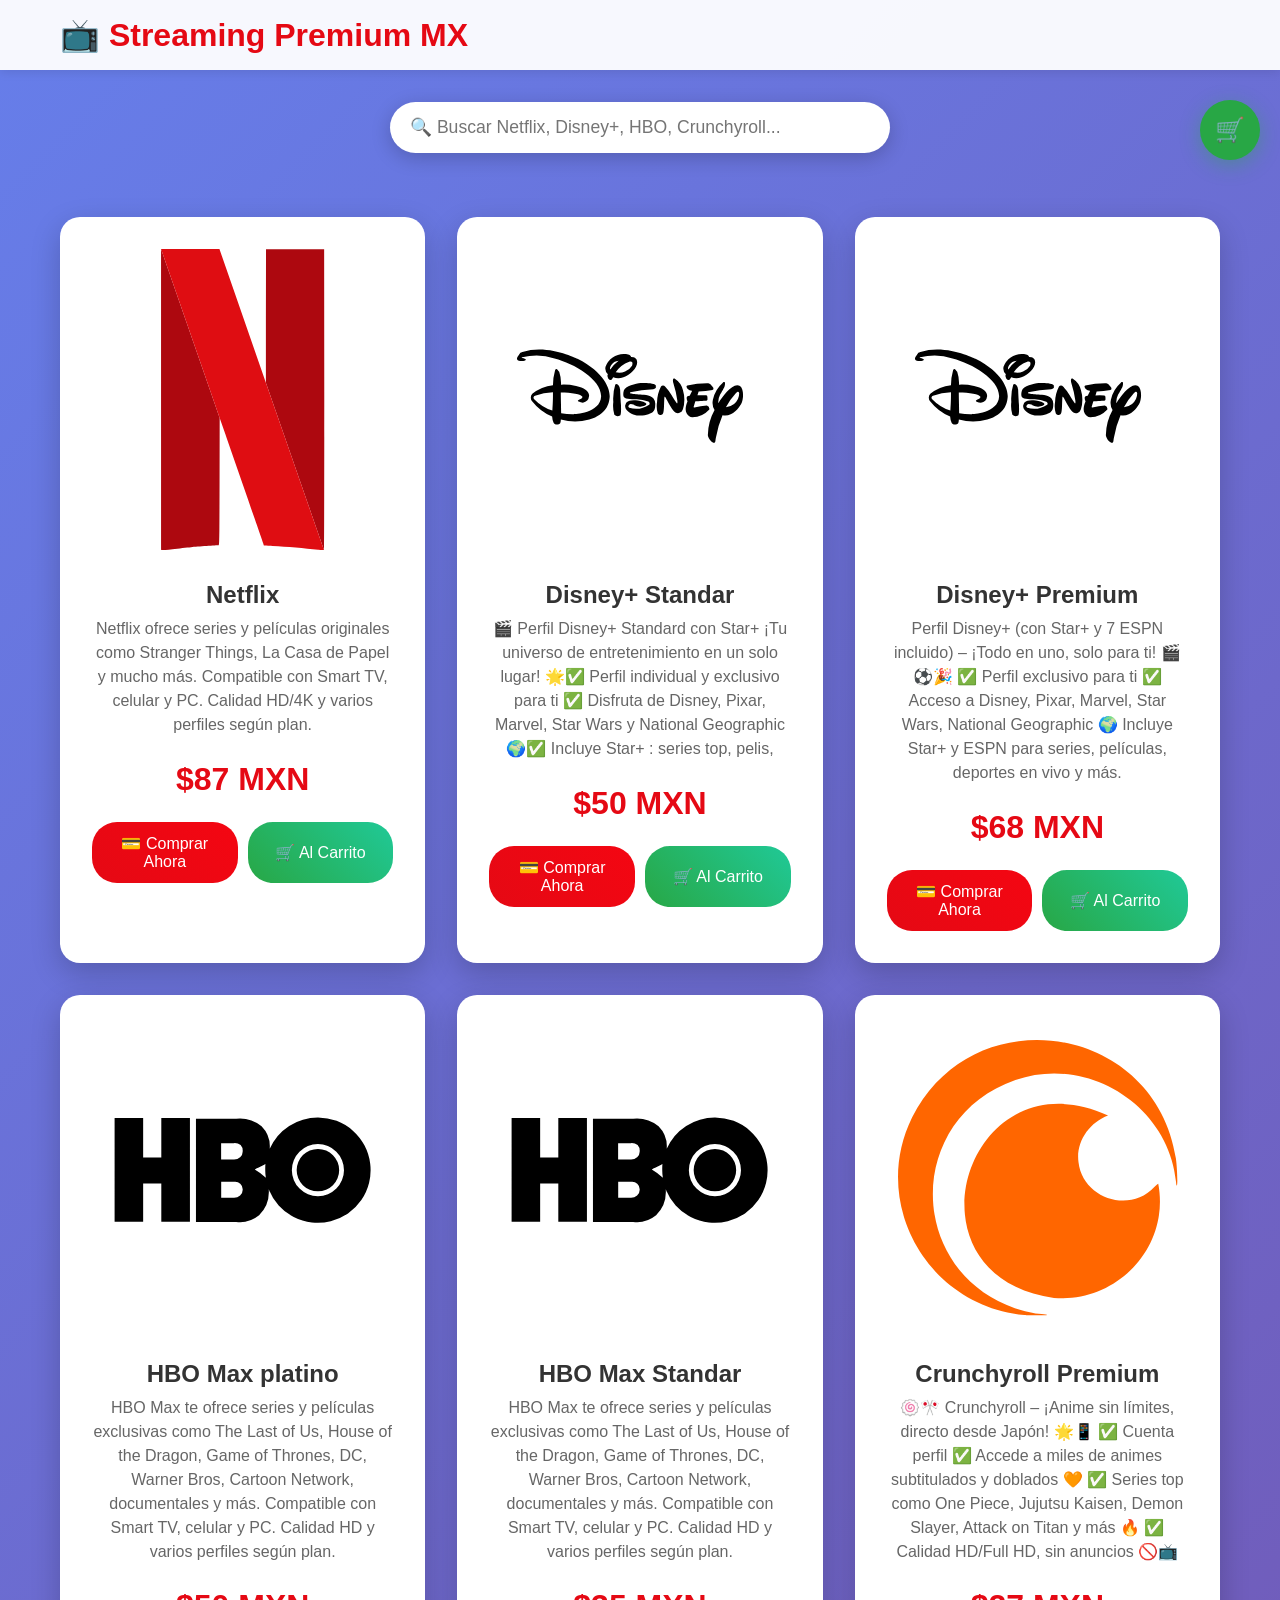
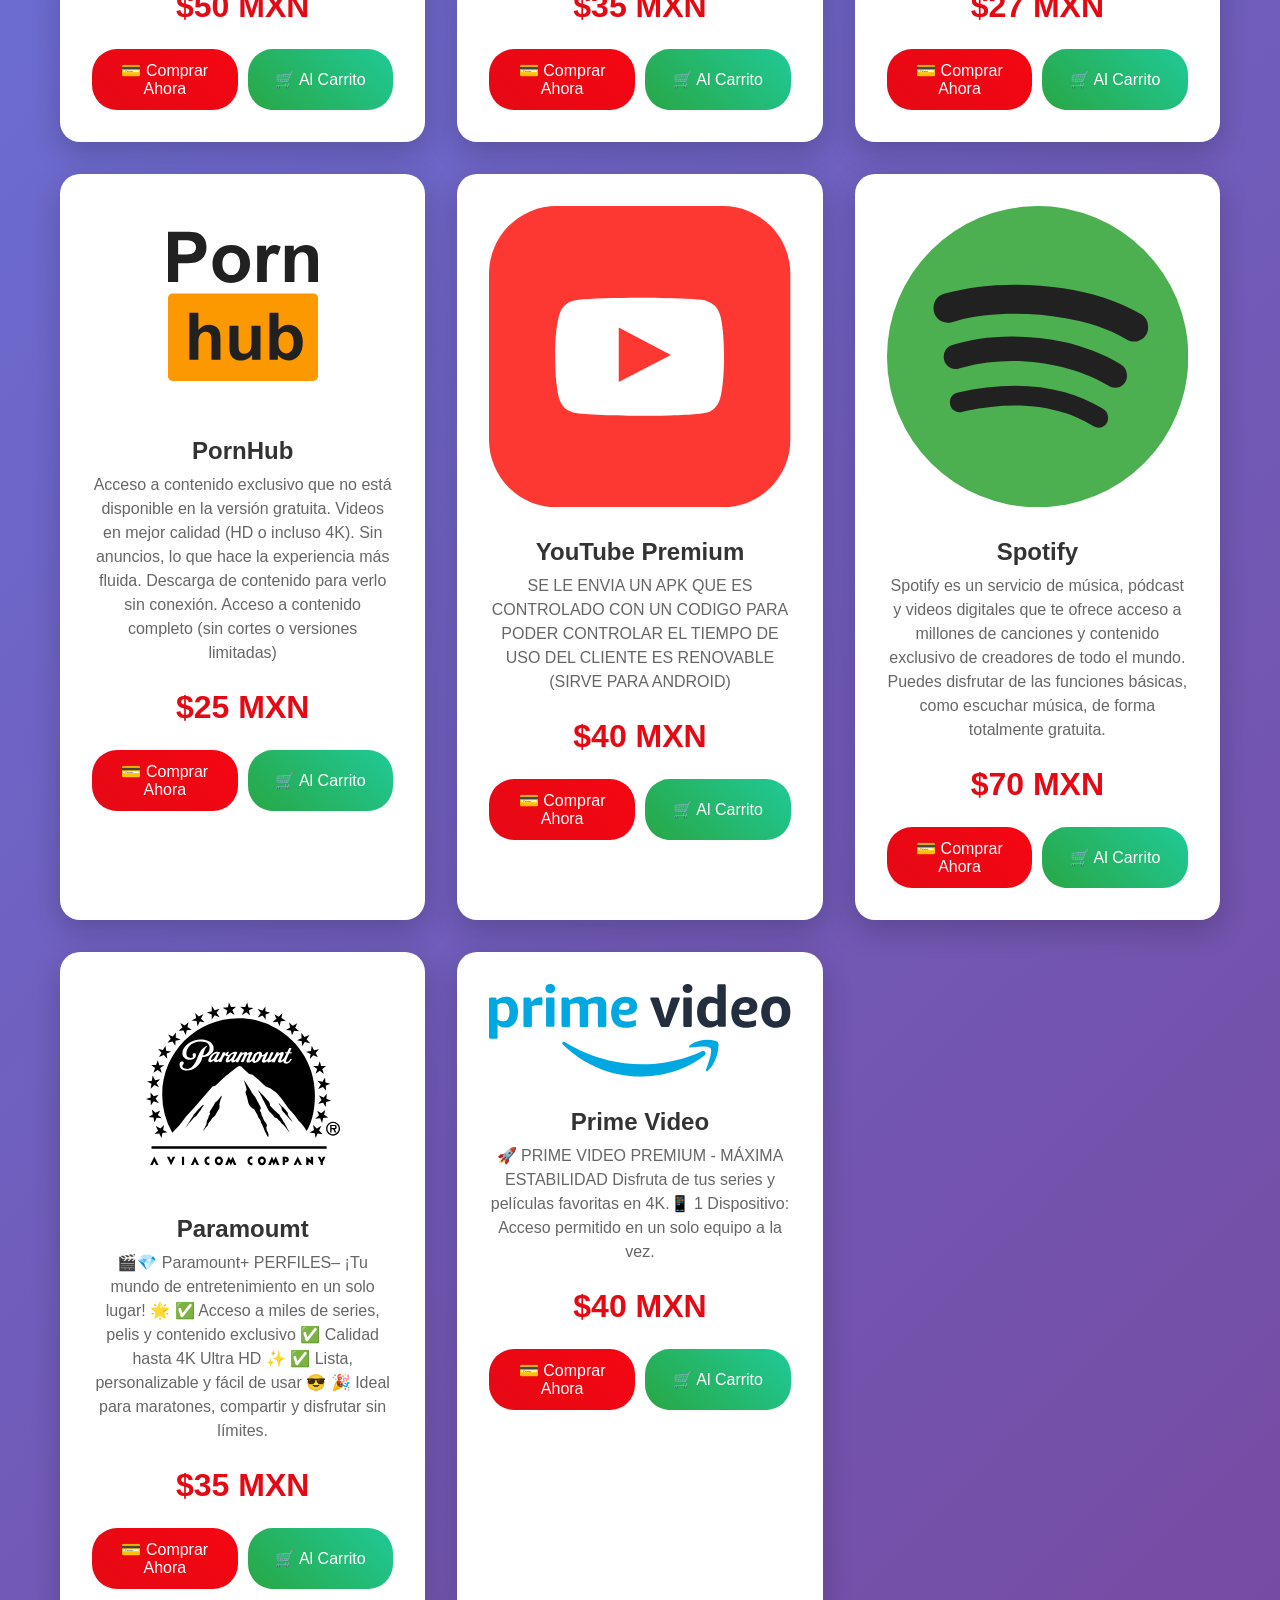
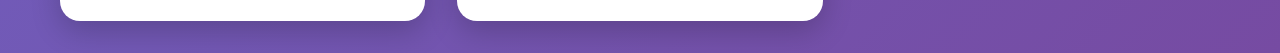
<file: index.html>
<!DOCTYPE html>
<html lang="es">
<head>
    <meta charset="UTF-8">
    <meta name="viewport" content="width=device-width, initial-scale=1.0">
    <title>Streaming Premium MX - Netflix, Disney+, HBO y más</title>
    <style>
        * {
            margin: 0;
            padding: 0;
            box-sizing: border-box;
        }

        body {
            font-family: 'Arial', sans-serif;
            background: linear-gradient(135deg, #667eea 0%, #764ba2 100%);
            min-height: 100vh;
            color: #333;
        }

        .header {
            background: rgba(255,255,255,0.95);
            padding: 1rem 0;
            box-shadow: 0 2px 10px rgba(0,0,0,0.1);
            position: sticky;
            top: 0;
            z-index: 100;
        }

        .container {
            max-width: 1200px;
            margin: 0 auto;
            padding: 0 20px;
        }

        .logo {
            font-size: 2rem;
            font-weight: bold;
            color: #e50914;
            text-decoration: none;
        }

        .search-container {
            position: relative;
            max-width: 500px;
            margin: 2rem auto;
        }

        .search-box {
            width: 100%;
            padding: 15px 20px;
            font-size: 1.1rem;
            border: none;
            border-radius: 50px;
            box-shadow: 0 5px 20px rgba(0,0,0,0.2);
            outline: none;
        }

        .products-grid {
            display: grid;
            grid-template-columns: repeat(auto-fit, minmax(300px, 1fr));
            gap: 2rem;
            padding: 2rem 0;
        }

        .product-card {
            background: white;
            border-radius: 20px;
            padding: 2rem;
            text-align: center;
            box-shadow: 0 10px 30px rgba(0,0,0,0.2);
            transition: transform 0.3s, box-shadow 0.3s;
            opacity: 0;
            transform: translateY(50px);
            animation: fadeInUp 0.6s forwards;
        }

        .product-card:hover {
            transform: translateY(-10px);
            box-shadow: 0 20px 40px rgba(0,0,0,0.3);
        }

        .product-card:nth-child(2) { animation-delay: 0.1s; }
        .product-card:nth-child(3) { animation-delay: 0.2s; }
        .product-card:nth-child(4) { animation-delay: 0.3s; }
        .product-card:nth-child(5) { animation-delay: 0.4s; }
        .product-card:nth-child(6) { animation-delay: 0.5s; }

        @keyframes fadeInUp {
            to {
                opacity: 1;
                transform: translateY(0);
            }
        }

        .product-logo {
            font-size: 4rem;
            margin-bottom: 1rem;
        }

        .product-title {
            font-size: 1.5rem;
            margin-bottom: 0.5rem;
            color: #333;
        }

        .product-desc {
            color: #666;
            margin-bottom: 1.5rem;
            line-height: 1.5;
        }

        .product-price {
            font-size: 2rem;
            font-weight: bold;
            color: #e50914;
            margin-bottom: 1.5rem;
        }

        .btn-group {
            display: flex;
            gap: 10px;
            flex-wrap: wrap;
        }

        .buy-btn {
            background: linear-gradient(45deg, #e50914, #f40612);
            color: white;
            border: none;
            padding: 12px 20px;
            font-size: 1rem;
            border-radius: 25px;
            cursor: pointer;
            transition: all 0.3s;
            flex: 1;
        }

        .cart-btn {
            background: linear-gradient(45deg, #28a745, #20c997);
            color: white;
            border: none;
            padding: 12px 20px;
            font-size: 1rem;
            border-radius: 25px;
            cursor: pointer;
            transition: all 0.3s;
            flex: 1;
        }

        .buy-btn:hover, .cart-btn:hover {
            transform: scale(1.05);
            box-shadow: 0 8px 20px rgba(0,0,0,0.3);
        }

        .cart-icon {
            position: fixed;
            top: 100px;
            right: 20px;
            background: #28a745;
            color: white;
            width: 60px;
            height: 60px;
            border-radius: 50%;
            border: none;
            font-size: 1.5rem;
            cursor: pointer;
            box-shadow: 0 5px 20px rgba(40, 167, 69, 0.4);
            z-index: 1000;
            transition: all 0.3s;
            display: flex;
            align-items: center;
            justify-content: center;
        }

        .cart-icon:hover {
            transform: scale(1.1);
            background: #218838;
        }

        .cart-badge {
            position: absolute;
            top: -5px;
            right: -5px;
            background: #dc3545;
            color: white;
            border-radius: 50%;
            width: 25px;
            height: 25px;
            font-size: 0.8rem;
            display: flex;
            align-items: center;
            justify-content: center;
        }

        /* Modal Carrito */
        .cart-modal {
            display: none;
            position: fixed;
            top: 0;
            left: 0;
            width: 100%;
            height: 100%;
            background: rgba(0,0,0,0.8);
            z-index: 2000;
            justify-content: center;
            align-items: center;
        }

        .cart-modal-content {
            background: white;
            padding: 2rem;
            border-radius: 20px;
            max-width: 600px;
            width: 90%;
            max-height: 80vh;
            overflow-y: auto;
        }

        /* Modal Compra Individual */
        .order-modal {
            display: none;
            position: fixed;
            top: 0;
            left: 0;
            width: 100%;
            height: 100%;
            background: rgba(0,0,0,0.8);
            z-index: 2000;
            justify-content: center;
            align-items: center;
        }

        .modal-content {
            background: white;
            padding: 3rem;
            border-radius: 20px;
            max-width: 500px;
            width: 90%;
            max-height: 90vh;
            overflow-y: auto;
        }

        .close {
            float: right;
            font-size: 2rem;
            cursor: pointer;
            color: #999;
        }

        .close:hover {
            color: #333;
        }

        .form-group {
            margin-bottom: 1.5rem;
        }

        .form-group label {
            display: block;
            margin-bottom: 0.5rem;
            font-weight: bold;
        }

        .form-group input {
            width: 100%;
            padding: 12px;
            border: 2px solid #ddd;
            border-radius: 10px;
            font-size: 1rem;
        }

        .form-group input:focus {
            outline: none;
            border-color: #e50914;
        }

        .whatsapp-btn {
            background: #25D366;
            color: white;
            border: none;
            padding: 15px;
            width: 100%;
            font-size: 1.2rem;
            border-radius: 10px;
            cursor: pointer;
            margin-top: 1rem;
        }

        .whatsapp-btn:hover {
            background: #128C7E;
        }

        .total-price {
            font-size: 1.5rem;
            font-weight: bold;
            color: #28a745;
            margin-top: 1rem;
            padding: 1rem;
            background: #d4edda;
            border-radius: 10px;
        }

        .discount-applied {
            background: #fff3cd;
            color: #856404;
            padding: 10px;
            border-radius: 10px;
            margin: 1rem 0;
            border-left: 5px solid #ffc107;
        }

        .cart-item {
            display: flex;
            justify-content: space-between;
            align-items: center;
            padding: 1rem;
            border-bottom: 1px solid #eee;
            margin-bottom: 1rem;
        }

        .cart-item:last-child {
            border-bottom: none;
        }

        .empty-cart {
            text-align: center;
            color: #666;
            padding: 2rem;
        }

        @media (max-width: 768px) {
            .products-grid {
                grid-template-columns: 1fr;
            }
            
            .btn-group {
                flex-direction: column;
            }
        }
    </style>
</head>
<body>
    <header class="header">
        <div class="container">
            <a href="#" class="logo">📺 Streaming Premium MX</a>
        </div>
    </header>

    <div class="container">
        <div class="search-container">
            <input type="text" class="search-box" id="searchBox" placeholder="🔍 Buscar Netflix, Disney+, HBO, Crunchyroll...">
        </div>

        <div class="products-grid" id="productsGrid">
            <!-- Productos se cargan con JS -->
        </div>
    </div>

    <!-- Icono del carrito -->
    <button class="cart-icon" id="cartIcon" onclick="toggleCartModal()">
        🛒
        <div class="cart-badge" id="cartBadge" style="display: none;">0</div>
    </button>

    <!-- Modal del Carrito -->
    <div class="cart-modal" id="cartModal">
        <div class="cart-modal-content">
            <span class="close" id="closeCartModal">&times;</span>
            <h2>🛒 Mi Carrito</h2>
            <div id="cartItems"></div>
            <div id="cartSummary"></div>
            <button class="whatsapp-btn" id="checkoutBtn" onclick="showOrderModalFromCart()" style="display: none;">
                📱 Comprar por WhatsApp
            </button>
        </div>
    </div>

    <!-- Modal de Compra Individual -->
    <div class="order-modal" id="orderModal">
        <div class="modal-content">
            <span class="close" id="closeOrderModal">&times;</span>
            <h2>🎉 ¡Compra Rápida!</h2>
            <div id="selectedProductInfo"></div>
            <div class="total-price" id="singleTotal"></div>
            
            <form id="singleOrderForm">
                <div class="form-group">
                    <label>Nombre completo:</label>
                    <input type="text" id="singleName" required>
                </div>
                <div class="form-group">
                    <label>Número de WhatsApp:</label>
                    <input type="tel" id="singleWhatsapp" placeholder="Ej: 521234567890" required>
                </div>
                <div class="form-group">
                    <label>Correo electrónico:</label>
                    <input type="email" id="singleEmail" required>
                </div>
                <button type="submit" class="whatsapp-btn">
                    📱 Comprar por WhatsApp
                </button>
            </form>
        </div>
    </div>

    <script>
        // Productos disponibles
        const products = [
            {
                id: 1,
                name: "Netflix",
                logo: `
<svg xmlns="http://www.w3.org/2000/svg" viewBox="0 0 24 24" id="netflix">
  <path fill="#AD080F" d="m10.17 13.46-.01 5.06c0 4.81-.01 5.08-.06 5.08-.18 0-1.7.1-2.21.15-.33.03-1 .1-1.48.16-.49.06-.89.1-.9.09 0-.01-.01-5.41-.01-12.01V0l4.67 13.46zM18.49.01h-4.63l-.01 5.31v5.329l4.63 13.341c.02-.01.02-5.42.02-12.01L18.49.01z"></path>
  <path fill="#DF0D12" d="M18.48 23.99h-.04c-.08 0-.24-.01-.43-.03-1.07-.13-2.48-.26-3.62-.31-.37-.02-.68-.04-.69-.04 0 0-.29-.84-.84-2.41-.53-1.53-1.31-3.77-2.32-6.68l-.37-1.06L5.5 0h4.65l.2.57.88 2.53 7.25 20.89z"></path>
</svg>
        `,
                description: "Netflix ofrece series y películas originales como Stranger Things, La Casa de Papel y mucho más. Compatible con Smart TV, celular y PC. Calidad HD/4K y varios perfiles según plan.",
                price: 87
            },
            {
                id: 2,
                name: "Disney+ Standar",
                logo: `
                <svg xmlns="http://www.w3.org/2000/svg" viewBox="0 0 40 40" id="disney">
    <path d="M29.68 18.72a16.4 16.4 0 0 1-1.85.19l-.16.52a7.93 7.93 0 0 1 1.15 0s.15 0 .17.17a3 3 0 0 1 .01.4.2.2 0 0 1-.18.15c-.18 0-1.44.08-1.44.08l-.2.69s-.08.15.09.11a12.88 12.88 0 0 1 1.65-.26.48.48 0 0 1 .33.52A3.25 3.25 0 0 1 27 22.34a1 1 0 0 1-.77-.54c-.34-.54.12-1.56.12-1.56s-.21-.48-.05-.65a.57.57 0 0 1 .34-.1l.33-.67a.74.74 0 0 1-.59-.24c-.2-.26-.21-.38-.06-.45a10.88 10.88 0 0 1 2.74-.32s.37 0 .69.59c0 0 .15.26-.11.32zm-3.96 2.57a.69.69 0 0 1-.92.45c-.44-.21-1.14-1.63-1.14-1.63s-.26-.53-.31-.51-.06-.11-.09.47 0 1.7-.23 1.88a.42.42 0 0 1-.62-.11 3.15 3.15 0 0 1-.1-1.54 4.61 4.61 0 0 1 .52-2.05.33.33 0 0 1 .54 0 6.35 6.35 0 0 1 .9 1.2l.09.17a8.41 8.41 0 0 0 .57.85.06.06 0 0 0 .08 0s0-.3 0-.3a15.34 15.34 0 0 0-.57-2.48.76.76 0 0 1 0-.39c0-.17.23-.09.23-.09a2.44 2.44 0 0 1 1.07 1.52 4.37 4.37 0 0 1 0 2.55zm-3.52-3c-.07.12-.1.29-.4.33a17.59 17.59 0 0 0-3.05.41s-.09.12.06.15.83.12 1.14.14 1.47 0 1.89.52a1.16 1.16 0 0 1 .23.8c0 .56-.11.76-.33 1s-2.2 1.08-3.47-.28a.72.72 0 0 1 .2-1.14s.57-.35 2 .06c0 0 .43.15.42.31s-.36.35-.85.34a1.57 1.57 0 0 1-.74-.2c.06 0-.51-.28-.69-.07s-.13.3 0 .42a3.14 3.14 0 0 0 2.65-.41s.2-.23-.11-.41a4.63 4.63 0 0 0-1.53-.3c-.32 0-1.54 0-1.72-.32 0 0-.17-.22 0-.84s1.61-.9 2.23-1c0 0 1.69-.07 2 .28a.23.23 0 0 1 0 .19zm-4.8 3.81a.66.66 0 0 1-.76-.09 4.18 4.18 0 0 1-.14-1.69 6.36 6.36 0 0 1 .26-2.32c.21-.19.34 0 .43.1a1 1 0 0 1 .22.57c0 .31.1 1.87.1 1.87s.09 1.42-.1 1.57zm1.47-7.77c-.15-.45-1-.39-1-.39a2.56 2.56 0 0 0-2.39 1.67 1 1 0 0 0 .3 1 .5.5 0 0 0 0 .45c0 .08.18.36.35.34s.2-.09.35-.37a1.78 1.78 0 0 0 1.36 0c.92-.32 1.83-1.24 1.83-2s-.8-.7-.8-.7zM16.11 16c-.08-.12-.07-.28.1-.57a1.31 1.31 0 0 1 1-.59 4.32 4.32 0 0 0-1.1 1.16zm2.9-.54a2 2 0 0 1-2.19.91 3.53 3.53 0 0 1 1.79-1.41c.63-.14.39.47.39.47zm14.31 2.74c-.87-.6-2.27 1.31-2.88 2.26a2.1 2.1 0 0 1 .23-1.1s.52-.9.59-1.08.12-.57 0-.61-.22.08-.22.08A4.13 4.13 0 0 0 29.72 20a1.9 1.9 0 0 0 .22 1.38 7.08 7.08 0 0 0-.89 3.33 1.42 1.42 0 0 0 .71 1c.24.1.29-.2.29-.2a12.74 12.74 0 0 1 .95-3.44c1.22.28 2.14-.91 2.47-1.49s.4-1.99-.15-2.38zm-.79 2.37a2.24 2.24 0 0 1-1.08.45 8.59 8.59 0 0 1 1.34-1.9c.36-.41.42 0 .42 0a1.81 1.81 0 0 1-.68 1.45zm-20.78-5.99s-4-2.05-7.32-.91A.52.52 0 0 0 4 14c-.19.27-.36.46-.26.66s.61.3 1.06.14c0 0 .21-.13 0-.21a2.43 2.43 0 0 0-.4-.11s-.13 0 0-.1a7.49 7.49 0 0 1 4.3.14c2.67.68 6.28 2.83 6.18 5.07s-3.61 2.34-3.61 2.34a7.86 7.86 0 0 1-1.69-.14c0-.73-.05-2-.05-2.75 1.38 0 2.76.23 2.87.58 0 0 .07.15-.24.3s-.5.23-.26.34a1.49 1.49 0 0 0 .56.14 1 1 0 0 0 .83-.87c.05-.62-.66-1.16-1.73-1.35a7.65 7.65 0 0 0-2-.17 4.67 4.67 0 0 0-.24-1.7c-.19-.26-.39-.6-.55-.21a7.44 7.44 0 0 0-.28 2 5.36 5.36 0 0 0-2.74 1.13.71.71 0 0 0 0 1 6.5 6.5 0 0 0 2.63 2 2.32 2.32 0 0 0 .21.87c.28.4.78.12.84.05s.09-.19.11-.51a7 7 0 0 0 3.77 0c2.32-.7 2.65-2.14 2.71-3s-.51-3.16-4.27-5.06zm-3.34 6.87A6 6 0 0 1 6 19.93a.26.26 0 0 1 .11-.45A7.13 7.13 0 0 1 8.49 19c0 .68.01 1.15-.08 2.45z"></path>
</svg>
                `,
                description: "🎬 Perfil Disney+ Standard con Star+ ¡Tu universo de entretenimiento en un solo lugar! 🌟✅ Perfil individual y exclusivo para ti ✅ Disfruta de Disney, Pixar, Marvel, Star Wars y National Geographic 🌍✅ Incluye Star+ : series top, pelis, ",
                price: 50
            },
            {
              id: 3,
              name: "Disney+ Premium",
              logo: `
              <svg xmlns="http://www.w3.org/2000/svg" viewBox="0 0 40 40" id="disney">
    <path d="M29.68 18.72a16.4 16.4 0 0 1-1.85.19l-.16.52a7.93 7.93 0 0 1 1.15 0s.15 0 .17.17a3 3 0 0 1 .01.4.2.2 0 0 1-.18.15c-.18 0-1.44.08-1.44.08l-.2.69s-.08.15.09.11a12.88 12.88 0 0 1 1.65-.26.48.48 0 0 1 .33.52A3.25 3.25 0 0 1 27 22.34a1 1 0 0 1-.77-.54c-.34-.54.12-1.56.12-1.56s-.21-.48-.05-.65a.57.57 0 0 1 .34-.1l.33-.67a.74.74 0 0 1-.59-.24c-.2-.26-.21-.38-.06-.45a10.88 10.88 0 0 1 2.74-.32s.37 0 .69.59c0 0 .15.26-.11.32zm-3.96 2.57a.69.69 0 0 1-.92.45c-.44-.21-1.14-1.63-1.14-1.63s-.26-.53-.31-.51-.06-.11-.09.47 0 1.7-.23 1.88a.42.42 0 0 1-.62-.11 3.15 3.15 0 0 1-.1-1.54 4.61 4.61 0 0 1 .52-2.05.33.33 0 0 1 .54 0 6.35 6.35 0 0 1 .9 1.2l.09.17a8.41 8.41 0 0 0 .57.85.06.06 0 0 0 .08 0s0-.3 0-.3a15.34 15.34 0 0 0-.57-2.48.76.76 0 0 1 0-.39c0-.17.23-.09.23-.09a2.44 2.44 0 0 1 1.07 1.52 4.37 4.37 0 0 1 0 2.55zm-3.52-3c-.07.12-.1.29-.4.33a17.59 17.59 0 0 0-3.05.41s-.09.12.06.15.83.12 1.14.14 1.47 0 1.89.52a1.16 1.16 0 0 1 .23.8c0 .56-.11.76-.33 1s-2.2 1.08-3.47-.28a.72.72 0 0 1 .2-1.14s.57-.35 2 .06c0 0 .43.15.42.31s-.36.35-.85.34a1.57 1.57 0 0 1-.74-.2c.06 0-.51-.28-.69-.07s-.13.3 0 .42a3.14 3.14 0 0 0 2.65-.41s.2-.23-.11-.41a4.63 4.63 0 0 0-1.53-.3c-.32 0-1.54 0-1.72-.32 0 0-.17-.22 0-.84s1.61-.9 2.23-1c0 0 1.69-.07 2 .28a.23.23 0 0 1 0 .19zm-4.8 3.81a.66.66 0 0 1-.76-.09 4.18 4.18 0 0 1-.14-1.69 6.36 6.36 0 0 1 .26-2.32c.21-.19.34 0 .43.1a1 1 0 0 1 .22.57c0 .31.1 1.87.1 1.87s.09 1.42-.1 1.57zm1.47-7.77c-.15-.45-1-.39-1-.39a2.56 2.56 0 0 0-2.39 1.67 1 1 0 0 0 .3 1 .5.5 0 0 0 0 .45c0 .08.18.36.35.34s.2-.09.35-.37a1.78 1.78 0 0 0 1.36 0c.92-.32 1.83-1.24 1.83-2s-.8-.7-.8-.7zM16.11 16c-.08-.12-.07-.28.1-.57a1.31 1.31 0 0 1 1-.59 4.32 4.32 0 0 0-1.1 1.16zm2.9-.54a2 2 0 0 1-2.19.91 3.53 3.53 0 0 1 1.79-1.41c.63-.14.39.47.39.47zm14.31 2.74c-.87-.6-2.27 1.31-2.88 2.26a2.1 2.1 0 0 1 .23-1.1s.52-.9.59-1.08.12-.57 0-.61-.22.08-.22.08A4.13 4.13 0 0 0 29.72 20a1.9 1.9 0 0 0 .22 1.38 7.08 7.08 0 0 0-.89 3.33 1.42 1.42 0 0 0 .71 1c.24.1.29-.2.29-.2a12.74 12.74 0 0 1 .95-3.44c1.22.28 2.14-.91 2.47-1.49s.4-1.99-.15-2.38zm-.79 2.37a2.24 2.24 0 0 1-1.08.45 8.59 8.59 0 0 1 1.34-1.9c.36-.41.42 0 .42 0a1.81 1.81 0 0 1-.68 1.45zm-20.78-5.99s-4-2.05-7.32-.91A.52.52 0 0 0 4 14c-.19.27-.36.46-.26.66s.61.3 1.06.14c0 0 .21-.13 0-.21a2.43 2.43 0 0 0-.4-.11s-.13 0 0-.1a7.49 7.49 0 0 1 4.3.14c2.67.68 6.28 2.83 6.18 5.07s-3.61 2.34-3.61 2.34a7.86 7.86 0 0 1-1.69-.14c0-.73-.05-2-.05-2.75 1.38 0 2.76.23 2.87.58 0 0 .07.15-.24.3s-.5.23-.26.34a1.49 1.49 0 0 0 .56.14 1 1 0 0 0 .83-.87c.05-.62-.66-1.16-1.73-1.35a7.65 7.65 0 0 0-2-.17 4.67 4.67 0 0 0-.24-1.7c-.19-.26-.39-.6-.55-.21a7.44 7.44 0 0 0-.28 2 5.36 5.36 0 0 0-2.74 1.13.71.71 0 0 0 0 1 6.5 6.5 0 0 0 2.63 2 2.32 2.32 0 0 0 .21.87c.28.4.78.12.84.05s.09-.19.11-.51a7 7 0 0 0 3.77 0c2.32-.7 2.65-2.14 2.71-3s-.51-3.16-4.27-5.06zm-3.34 6.87A6 6 0 0 1 6 19.93a.26.26 0 0 1 .11-.45A7.13 7.13 0 0 1 8.49 19c0 .68.01 1.15-.08 2.45z"></path>
</svg>
              `,
              description: "Perfil Disney+ (con Star+ y 7 ESPN incluido) – ¡Todo en uno, solo para ti! 🎬⚽🎉 ✅ Perfil exclusivo para ti ✅ Acceso a Disney, Pixar, Marvel, Star Wars, National Geographic 🌍 Incluye Star+ y ESPN para series, películas, deportes en vivo y más.",
              price: 68
            },            
            {
                id: 4,
                name: "HBO Max platino",
                logo: `
<svg xmlns="http://www.w3.org/2000/svg" viewBox="0 0 40 40" id="hbo">
  <path d="M13 12.07v13.78H9.2v-5.08H6.79v5.08H3V12.07h3.79v5.24H9.2v-5.24Zm17 4.11A2.82 2.82 0 1 0 32.81 19 2.82 2.82 0 0 0 30 16.18Zm0 0A2.82 2.82 0 1 0 32.81 19 2.82 2.82 0 0 0 30 16.18Zm0 0A2.82 2.82 0 1 0 32.81 19 2.82 2.82 0 0 0 30 16.18Zm0 0A2.82 2.82 0 1 0 32.81 19 2.82 2.82 0 0 0 30 16.18ZM30 12a7 7 0 0 0-6.41 4.17 3.83 3.83 0 0 0-1.08-3 4.63 4.63 0 0 0-3.37-1H13.8v13.71h5.33a4 4 0 0 0 3.05-.88 4.38 4.38 0 0 0 1.28-3.46A7 7 0 1 0 30 12ZM19.66 22.36a1.24 1.24 0 0 1-.82.29h-1.69v-2.1h1.69A1 1 0 0 1 20 21.62a.94.94 0 0 1-.34.74Zm0-5.07a1.16 1.16 0 0 1-.82.31h-1.7v-2.18h1.67a1.36 1.36 0 0 1 .92.24 1.13 1.13 0 0 1 .27.86 1 1 0 0 1-.33.77Zm1.94 1.63c.29-.18 1-.44 1.42-.72a7 7 0 0 0-.02.8 5.33 5.33 0 0 0 .08 1 9 9 0 0 0-1.47-1.08Zm8.4 3.54A3.46 3.46 0 1 1 33.45 19 3.46 3.46 0 0 1 30 22.46Zm0-6.28A2.82 2.82 0 1 0 32.81 19 2.82 2.82 0 0 0 30 16.18Z"></path>
</svg> 
                `,
                description: "HBO Max te ofrece series y películas exclusivas como The Last of Us, House of the Dragon, Game of Thrones, DC, Warner Bros, Cartoon Network, documentales y más. Compatible con Smart TV, celular y PC. Calidad HD y varios perfiles según plan.",
                price: 50
            },
            {
              id: 5,
              name: "HBO Max Standar",
              logo: `
              <svg xmlns="http://www.w3.org/2000/svg" viewBox="0 0 40 40" id="hbo">
    <path d="M13 12.07v13.78H9.2v-5.08H6.79v5.08H3V12.07h3.79v5.24H9.2v-5.24Zm17 4.11A2.82 2.82 0 1 0 32.81 19 2.82 2.82 0 0 0 30 16.18Zm0 0A2.82 2.82 0 1 0 32.81 19 2.82 2.82 0 0 0 30 16.18Zm0 0A2.82 2.82 0 1 0 32.81 19 2.82 2.82 0 0 0 30 16.18Zm0 0A2.82 2.82 0 1 0 32.81 19 2.82 2.82 0 0 0 30 16.18ZM30 12a7 7 0 0 0-6.41 4.17 3.83 3.83 0 0 0-1.08-3 4.63 4.63 0 0 0-3.37-1H13.8v13.71h5.33a4 4 0 0 0 3.05-.88 4.38 4.38 0 0 0 1.28-3.46A7 7 0 1 0 30 12ZM19.66 22.36a1.24 1.24 0 0 1-.82.29h-1.69v-2.1h1.69A1 1 0 0 1 20 21.62a.94.94 0 0 1-.34.74Zm0-5.07a1.16 1.16 0 0 1-.82.31h-1.7v-2.18h1.67a1.36 1.36 0 0 1 .92.24 1.13 1.13 0 0 1 .27.86 1 1 0 0 1-.33.77Zm1.94 1.63c.29-.18 1-.44 1.42-.72a7 7 0 0 0-.02.8 5.33 5.33 0 0 0 .08 1 9 9 0 0 0-1.47-1.08Zm8.4 3.54A3.46 3.46 0 1 1 33.45 19 3.46 3.46 0 0 1 30 22.46Zm0-6.28A2.82 2.82 0 1 0 32.81 19 2.82 2.82 0 0 0 30 16.18Z"></path>
</svg>
              `,
              description: "HBO Max te ofrece series y películas exclusivas como The Last of Us, House of the Dragon, Game of Thrones, DC, Warner Bros, Cartoon Network, documentales y más. Compatible con Smart TV, celular y PC. Calidad HD y varios perfiles según plan.",
              price: 35
            },            
            {
                id: 6,
                name: "Crunchyroll Premium",
                logo: `
<svg xmlns="http://www.w3.org/2000/svg" enable-background="new 0 0 100 100" viewBox="0 0 100 100" id="crunchyroll">
    <g id="Layer_2">
        <path fill="#f60" d="M95.861,43.517c-7.059-44.746-67.18-53.838-87.55-13.491c-14.094,28.783,5.422,62.6,37.287,65.569
				c-0.246,0.138,11.835,0.216,5.657-0.32c-2.384-0.191-5.999-0.995-8.814-1.959C6.051,80.491,6.181,30.216,42.617,17.612
				c23.974-8.48,50.92,8.586,53.287,33.766c0.096,1.138,0.173,1.413,0.319,1.15C96.493,52.047,96.261,46.285,95.861,43.517z"></path>
        <path fill="#f60" d="M88.716,53.078c-8.249,8.928-23.788,3.74-25.163-8.21c-0.951-6.583,3.482-13.149,9.804-15.499
				C26.439,7.838,3.291,82.524,55.402,89.897C76.571,91.661,93.966,72.754,90.013,52C89.961,51.915,89.377,52.4,88.716,53.078z"></path>
    </g>
</svg>                
                `,
                description: "🍥🎌 Crunchyroll – ¡Anime sin límites, directo desde Japón! 🌟📱 ✅ Cuenta perfil ✅ Accede a miles de animes subtitulados y doblados 🧡 ✅ Series top como One Piece, Jujutsu Kaisen, Demon Slayer, Attack on Titan y más 🔥 ✅ Calidad HD/Full HD, sin anuncios 🚫📺 ",
                price: 27
            },
            {
              id: 7,
                name: "PornHub",
                logo: `
<svg xmlns="http://www.w3.org/2000/svg" x="0px" y="0px" width="200" height="200" viewBox="0 0 48 48">
<path fill="#fd9900" d="M40.878,42H7.122C6.502,42,6,41.498,6,40.878V22.122C6,21.502,6.502,21,7.122,21h33.755	C41.498,21,42,21.502,42,22.122v18.755C42,41.498,41.498,42,40.878,42z"></path><path fill="#212121" d="M6,18.26V6.206h3.906c1.48,0,2.445,0.06,2.895,0.181c0.69,0.181,1.268,0.574,1.735,1.18 c0.466,0.606,0.699,1.389,0.699,2.348c0,0.74-0.134,1.363-0.404,1.867c-0.268,0.505-0.61,0.901-1.023,1.188 c-0.414,0.288-0.835,0.478-1.262,0.571c-0.582,0.115-1.422,0.173-2.524,0.173H8.435v4.547H6z M8.435,8.245v3.421h1.332 c0.959,0,1.6-0.063,1.924-0.189c0.324-0.126,0.576-0.323,0.761-0.592c0.183-0.268,0.275-0.581,0.275-0.937 c0-0.439-0.128-0.801-0.386-1.086c-0.258-0.285-0.584-0.463-0.978-0.534c-0.291-0.055-0.875-0.082-1.751-0.082H8.435z"></path><path fill="#212121" d="M16.682,13.771c0-0.767,0.189-1.51,0.567-2.228c0.379-0.718,0.915-1.266,1.608-1.645 C19.55,9.519,20.325,9.33,21.18,9.33c1.32,0,2.404,0.429,3.248,1.287s1.266,1.942,1.266,3.252c0,1.322-0.427,2.416-1.279,3.285 c-0.852,0.869-1.925,1.303-3.22,1.303c-0.8,0-1.563-0.181-2.289-0.543c-0.727-0.362-1.279-0.892-1.658-1.591 C16.871,15.625,16.682,14.774,16.682,13.771z M19.05,13.894c0,0.866,0.205,1.529,0.617,1.99c0.411,0.461,0.918,0.691,1.52,0.691 c0.604,0,1.109-0.23,1.517-0.691c0.409-0.46,0.613-1.129,0.613-2.006c0-0.855-0.204-1.513-0.613-1.973 c-0.408-0.46-0.914-0.69-1.517-0.69c-0.602,0-1.109,0.23-1.52,0.69C19.255,12.364,19.05,13.028,19.05,13.894z"></path><path fill="#212121" d="M29.715,18.26h-2.31V9.528h2.146v1.241c0.367-0.586,0.698-0.973,0.992-1.159 c0.292-0.186,0.625-0.28,0.999-0.28c0.525,0,1.033,0.146,1.521,0.436l-0.716,2.015c-0.389-0.252-0.751-0.378-1.085-0.378 c-0.324,0-0.597,0.089-0.822,0.267c-0.225,0.178-0.402,0.5-0.531,0.966c-0.129,0.466-0.194,1.442-0.194,2.927V18.26z"></path><path fill="#212121" d="M42,18.26h-2.31v-4.457c0-0.943-0.05-1.553-0.149-1.83c-0.098-0.276-0.258-0.492-0.481-0.645 c-0.222-0.153-0.489-0.23-0.801-0.23c-0.401,0-0.76,0.11-1.078,0.329c-0.317,0.22-0.536,0.51-0.653,0.872 c-0.118,0.362-0.177,1.031-0.177,2.006v3.955h-2.31V9.528h2.146v1.283c0.763-0.986,1.721-1.48,2.878-1.48 c0.51,0,0.976,0.092,1.397,0.276c0.422,0.184,0.742,0.418,0.958,0.703c0.216,0.285,0.367,0.609,0.453,0.97 C41.957,11.64,42,12.159,42,12.833V18.26z"></path><g><path fill="#212121" d="M13.295,25.597v4.159c0.7-0.818,1.536-1.227,2.508-1.227c0.499,0,0.949,0.093,1.351,0.278 c0.401,0.186,0.704,0.422,0.907,0.71s0.342,0.607,0.417,0.957c0.074,0.35,0.111,0.893,0.111,1.628v4.808h-2.168v-4.329 c0-0.859-0.042-1.405-0.124-1.636s-0.228-0.416-0.436-0.552c-0.209-0.136-0.47-0.205-0.783-0.205c-0.36,0-0.682,0.088-0.965,0.263 s-0.49,0.438-0.621,0.791c-0.132,0.352-0.197,0.873-0.197,1.562v4.105h-2.168V25.597H13.295z"></path><path fill="#212121" d="M26.183,36.91v-1.227c-0.298,0.438-0.69,0.782-1.177,1.034s-0.999,0.378-1.539,0.378 c-0.551,0-1.045-0.121-1.482-0.363c-0.437-0.242-0.753-0.581-0.948-1.019c-0.196-0.437-0.294-1.042-0.294-1.813v-5.186h2.169v3.766 c0,1.153,0.039,1.859,0.119,2.119s0.226,0.465,0.437,0.617s0.479,0.228,0.803,0.228c0.37,0,0.702-0.102,0.995-0.305 s0.494-0.456,0.602-0.756c0.108-0.301,0.162-1.038,0.162-2.211v-3.457h2.169v8.195H26.183z"></path><path fill="#212121" d="M30.35,36.91V25.597h2.168v4.074c0.669-0.761,1.461-1.142,2.377-1.142 c0.998,0,1.824,0.362,2.478,1.084s0.979,1.761,0.979,3.114c0,1.399-0.333,2.477-0.999,3.233s-1.476,1.134-2.427,1.134 c-0.469,0-0.93-0.117-1.386-0.351c-0.455-0.234-0.848-0.58-1.177-1.038v1.204H30.35z M32.503,32.634c0,0.849,0.133,1.477,0.4,1.883 c0.376,0.576,0.875,0.864,1.497,0.864c0.479,0,0.887-0.205,1.224-0.614c0.337-0.409,0.506-1.053,0.506-1.933 c0-0.936-0.17-1.611-0.51-2.025s-0.774-0.622-1.304-0.622c-0.521,0-0.952,0.202-1.297,0.606S32.503,31.812,32.503,32.634z"></path></g>
</svg>                
                `,
                description: "Acceso a contenido exclusivo que no está disponible en la versión gratuita. Videos en mejor calidad (HD o incluso 4K). Sin anuncios, lo que hace la experiencia más fluida. Descarga de contenido para verlo sin conexión. Acceso a contenido completo (sin cortes o versiones limitadas)",
                price: 25
             },            
            {
              id: 8,
              name: "YouTube Premium",
              logo: `
              <svg xmlns="http://www.w3.org/2000/svg" viewBox="0 0 28.87 28.87" id="youtube">
    <g id="Layer_2">
        <g id="Layer_1-2">
            <rect width="28.87" height="28.87" rx="6.48" ry="6.48" style="fill:#fd3832"></rect>
            <path d="M8 19.77a1.88 1.88 0 0 1-1.24-1.21c-.54-1.48-.7-7.66.34-8.88A2 2 0 0 1 8.46 9c2.79-.3 11.41-.26 12.4.1a1.94 1.94 0 0 1 1.22 1.17c.59 1.53.61 7.09-.08 8.56a1.89 1.89 0 0 1-.87.88c-1.04.52-11.75.51-13.13.06zm4.43-2.9l5-2.6-5-2.62z" style="fill:#fff;fill-rule:evenodd"></path>
        </g>
    </g>
</svg>
              `,
              description: "SE LE ENVIA UN APK QUE ES CONTROLADO CON UN CODIGO PARA PODER CONTROLAR EL TIEMPO DE USO DEL CLIENTE ES RENOVABLE (SIRVE PARA ANDROID)",
              price: 40
            },
            {
              id: 9,
              name: "Spotify",
              logo: `
              <svg xmlns="http://www.w3.org/500/svg" enable-background="new 0 0 24 24" viewBox="0 0 24 24" id="spotify">
    <circle cx="12" cy="12" r="12" fill="#4caf50"></circle>
    <g fill="#212121">
        <path d="M16.872 17.656v.001c-.203 0-.329-.063-.518-.174-3.019-1.82-6.532-1.896-10.002-1.185-.189.049-.436.126-.576.126-.47 0-.765-.373-.765-.765 0-.499.295-.736.659-.813 3.963-.875 8.013-.798 11.467 1.268.295.189.47.358.47.798 0 .438-.344.744-.735.744zM18.175 14.483h-.001c-.252 0-.421-.111-.596-.203-3.025-1.79-7.533-2.512-11.545-1.423-.232.063-.358.126-.576.126-.518 0-.938-.421-.938-.938s.252-.861.75-1.001c1.345-.378 2.719-.659 4.732-.659 3.14 0 6.174.779 8.565 2.202.392.232.547.533.547.953-.005.521-.411.943-.938.943zM4.548 6.998c1.703-.499 3.61-.735 5.686-.735 3.532 0 7.234.735 9.939 2.313.378.218.624.518.624 1.093 0 .658-.533 1.127-1.122 1.127l-.001-.001c-.252 0-.407-.063-.625-.189-3.444-2.056-9.605-2.549-13.591-1.436-.175.048-.393.125-.625.125-.639 0-1.127-.499-1.127-1.142 0-.657.407-1.029.842-1.155z"></path>
    </g>
</svg>
              `,
              description: "Spotify es un servicio de música, pódcast y videos digitales que te ofrece acceso a millones de canciones y contenido exclusivo de creadores de todo el mundo. Puedes disfrutar de las funciones básicas, como escuchar música, de forma totalmente gratuita. ",
              price: 70
            }, 
            {
              id: 10,
              name: "Paramoumt",
              logo: `
<svg xmlns="http://www.w3.org/500/svg" width="200" height="200" viewBox="0 0 192.756 192.756" id="paramount">
    <g fill-rule="evenodd" clip-rule="evenodd">
        <path fill="#fff" d="M0 0h192.756v192.756H0V0z"></path>
        <path d="M176.939 158.695v-2.266H8.213v2.266h168.726zM183.072 132.689c3.754 0 6.85 3.094 6.85 6.85 0 3.536-3.096 6.629-6.85 6.629-3.537 0-6.631-3.093-6.631-6.629 0-3.756 3.094-6.85 6.631-6.85zm0 1.326c-2.873 0-5.305 2.431-5.305 5.524 0 2.872 2.432 5.303 5.305 5.303 3.092 0 5.523-2.431 5.523-5.303.001-3.094-2.431-5.524-5.523-5.524zm1.766 9.06l-1.547-3.095h-1.545v3.095h-1.326v-7.292h3.535c.662 0 1.326 0 1.988.441s.662 1.105.662 1.769c0 1.325-.662 1.987-1.768 1.987l1.547 3.095h-1.546zm.443-5.304c0-.885-1.104-.885-1.768-.885h-1.768v1.989h2.209c.884.001 1.327.001 1.327-1.104zM46.587 129.664l1.767-2.431.221-.882 1.325-1.548 1.989-2.43 1.546-1.547 1.547-1.548.884-.883.884-.883.883-.885.443-.221.441.221-.22.664-1.325 1.767-1.326 2.43-1.326 1.548-2.431 3.535-1.327 1.325-1.326.885-.882.883-1.327 1.546-2.209 2.433-.884 1.104-1.326 1.767-1.547 1.768 5.526-8.618zM58.297 140.934l.441-1.326.663-.884.664-1.548.662-1.104.443-1.104.219-1.325v-1.106l.443-1.105.664-1.326.662-1.767.22-1.106.664-.882.441-1.107.221-.662-.442-.442-.22-.442.662-1.325.663-1.105.884-1.327.664-1.325.664-.663 1.105-1.989 1.103-1.989 1.326-.883 1.104-1.325 1.107-1.106 1.325-1.766.22-.444 1.105-1.104-.221.883-.221 1.547-.883 1.769-.22 1.104-.222.883-.442 1.105v.884l-.222.442v.442l.222.443v2.209l-.441 1.325-.886 1.326-.883 1.548-.884 1.325-.662 1.324-.885 1.327-1.104.884-.441.222-.886 1.104-1.105 1.547-.884 1.326-.883.663-.443.884-.44.663-.222.883-.442 1.105-.661.884-.886.663-.662.883-.664.885-.222.442-.441.663-.441.662v-.662zM99.396 99.612l.221.884v.442l.221.884-.662 1.325-.442.885.442 1.769 1.103 3.314.664 2.871.662 2.652.887 2.211 1.768 1.988 1.103.883 1.326.663.663.664.884 1.546 1.104 1.989.885 1.547.884 2.21 1.102 1.546 1.107 1.988.442 1.77.885 1.545.662 1.546.882 1.99.442 1.105.664 1.767.662 1.327.664 1.103.221.884.441.664.444.885.441.44.441.663.221-.442.221-.884-.221-.662.221-.664-.221-.662-.221-.442-.222-.442-.219-.884-.441-.664-.444-.882-.221-1.105v-.664l-.22-.441v-.663l.22-.663.442-.222v-.662l-.221-.884-.441-1.104-.442-.883-.884-.885-.662-.885-.665-1.324-.441-1.326-.441-1.106-.442-.663-.662-1.766-.443-1.769-.662-1.105-.223-.664-.221-.662.444-.662.441-.443v-.884l-.441-1.104-.223-.883-.664-.885-.441-.663-.221-.883-.44-.663-.664-1.106-.443-.884-.44-1.105-.886-1.325-.44-1.103-1.326-1.548-.885-1.106-.22-.44-.885-1.106-.66-1.326-.664-.885-.664-1.324-.44-.664-.887-1.546-1.105-1.546-.662-1.107-.662-1.103-.885-1.106-1.103-1.546 2.208 7.07zM111.77 103.147l.884.885 1.106 1.325 1.105 1.106 1.324 1.325 1.327 1.327 1.326 1.546.885 1.106 1.324 1.325.443.883.442.443.22.663.221 1.546.221.885.664.662 1.103 1.104 1.547 1.769 1.326 1.103 1.326 1.107 2.432 2.208.662.886.44.882.443.884.664.885.662.883.885 1.325.441 1.106.664 1.104.883 1.106.442 1.325.662.663.443 1.105.443.663.442 1.104.662 1.106.883 1.324.664 1.548-1.326-1.768-1.325-1.767-2.431-2.874-1.768-1.767-1.326-1.325-1.107-1.547-1.323-1.106-1.107-1.325-.883-.662-1.105-.221-.66-.221-.666-.664-.442-.884-.662-.662-1.105-1.327-1.104-1.104-.885-.883-.662-.664-.664-1.105-.662-1.325-.664-1.105-.662-1.546-.885-1.548-1.326-2.652-.883-1.545-.883-1.99-.662-1.326-.885-1.546-.443-1.104-.664-1.106-.441-.221v-.442l-.442-.663-.439-1.326.881 1.104zM131.217 115.964l.881 1.106.886 1.325.444.663.218.883v1.327l.442.662.664.663.662 1.105 1.106.884.884 1.324.883.665.662.883 1.989 2.21.884 1.105.885.884.662.663.885.883-1.326-2.209-1.547-1.988-.885-1.548-.441-.662-.442-.663v-1.547l-.22-.663-.444-.662-1.326-1.548-1.324-1.546-1.326-1.326-1.327-1.105-1.105-1.105-.883-1.105-1.105-.662.664 1.104z"></path>
        <path d="M18.522 106.685a73.923 73.923 0 0 0 9.722 36.68l6.85-7.292 6.63-8.618 7.734-8.396 15.688-18.12 1.768-2.209 2.208-.441 1.326-.883 7.736-7.293 3.092-2.651 9.503-7.514 1.765-.884 2.21.443 2.653 2.651 4.641 4.42 3.535.884 5.525 4.641 7.07 6.628 4.418 1.768 5.967 4.199 4.863 5.745 6.848 9.501 5.303 5.746 4.197 5.966 3.096 3.094 2.873 3.757 1.988 3.092c6.188-10.164 7.953-23.201 7.953-34.911 0-40.66-32.922-73.583-73.58-73.583-40.657-.004-73.582 32.92-73.582 73.58z"></path>
        <path d="M43.934 36.857l-1.105 4.641 4.198 2.652-4.861.442-1.105 4.64-1.988-4.42-4.863.221 3.758-3.092-1.989-4.421 4.199 2.431 3.756-3.094zM106.469 23.157l-4.42 2.431 1.103 4.862-3.535-3.315-4.198 2.652v-.221l1.989-4.42-3.756-3.314 4.86.442 1.988-4.42 1.105 4.862 4.864.441zM73.765 23.82l-2.873 3.977 2.873 3.979v.22l-4.641-1.767-2.873 3.977v-4.861l-4.638-1.768 4.638-1.326V21.39h.221l2.652 3.977 4.641-1.547zM89.674 21.832l-3.534 3.314 1.987 4.42h-.22l-3.978-2.431-3.756 3.315 1.104-4.862-4.198-2.431v-.221l4.862-.441.883-4.641 1.988 4.42 4.862-.442zM58.076 29.125l-2.21 4.418 3.535 3.314-4.64-.662-2.208 4.418-.886-4.861-4.861-.663 4.421-2.208-.884-4.861 3.313 3.313 4.42-2.208zM14.324 73.539l1.327 4.86h4.861l-3.979 2.652 1.547 4.64-3.977-2.873-3.978 2.653 1.549-4.42-3.757-2.872v-.221l4.64.221 1.767-4.64zM21.617 59.396l.662 4.862 4.861.885-4.419 1.987.664 4.861-3.316-3.535-4.64 1.989 2.43-4.198-3.313-3.537 4.639.886 2.432-4.2zM31.78 46.801l-.22 4.862 4.419 1.767v.222l-4.641 1.105-.22 4.639v.222l-2.651-4.199-4.863 1.104 3.094-3.755-2.43-3.979v-.221l4.42 1.99 3.092-3.757zM9.242 88.343h.22l2.212 4.419 4.859-.884-3.535 3.537 2.431 4.197h-.221l-4.198-2.208-3.536 3.534.663-4.861-4.199-2.21 4.641-.662.663-4.862zM12.334 136.955h.223l4.197 2.21 3.537-3.314-.884 4.862 4.197 2.21-4.86.662-.885 4.862-2.208-4.421-4.641.444 3.536-3.095-2.212-4.42zM8.579 121.047l3.535 3.093 4.419-2.21-2.209 4.421 3.756 3.092-4.861-.441-2.209 4.418-.885-4.859-4.86-.444 4.197-2.429-.883-4.641zM7.253 104.474l3.094 3.756 4.64-1.545-2.873 3.976 3.094 3.977h-.221l-4.64-1.546-2.873 3.978v-4.862l-4.64-1.326 4.64-1.546-.221-4.862zM176.514 79.062l-3.756 2.874 1.547 4.64h-.221l-3.756-2.872-3.978 2.872 1.546-4.64-3.976-2.874h4.859l1.549-4.64 1.324 4.64h4.862zM168.559 70.665l-4.418-1.989-3.315 3.537.662-4.86-4.42-1.99 4.862-.884.664-4.861 2.209 4.198 4.861-.884-3.314 3.536 2.209 4.197zM160.826 56.965v.221l-4.863-1.324-2.651 4.197-.22-4.861-4.641-1.105 4.42-1.768-.221-5.082 3.094 3.756 4.418-1.767h.223l-2.653 3.977 3.094 3.756zM150.441 45.476l-4.863-.443-1.988 4.42-1.104-4.641-4.863-.441 4.199-2.43-1.105-4.863 3.756 3.094 4.199-2.43-1.986 4.419 3.755 3.315zM137.623 35.532l-4.859.441-1.106 4.862-1.99-4.418-4.861.44 3.757-3.314-1.988-4.418 4.199 2.429 3.536-3.314-.883 4.641 4.195 2.651zM122.598 27.797l-4.418 1.548v5.082l-2.873-3.977-4.641 1.767v-.221l2.873-3.976-2.873-3.756v-.222l4.641 1.546 2.65-3.977v4.64l4.641 1.546zM178.504 128.781l-4.863.442-1.104 4.64-1.767-4.42-4.862.442 3.756-3.314-1.768-4.421 3.979 2.432 3.756-3.094-1.106 4.641 3.979 2.652zM173.199 144.689l-4.861-.663-1.988 4.421-.883-4.641-4.862-.662 4.198-2.431-.883-4.862 3.535 3.314 4.197-2.21h.223l-2.211 4.199 3.535 3.535zM181.375 112.428h-.221l-4.64 1.326-.442 4.862-2.431-4.198-4.641 1.104h-.221l3.315-3.755-2.43-4.2 4.42 1.769 3.092-3.535-.442 4.86 4.641 1.767zM180.49 96.077l-4.418 1.989.442 4.861-3.094-3.756-4.42 1.989h-.221l2.653-4.199-3.313-3.756 4.861 1.105 2.43-4.199.442 4.861 4.638 1.105zM25.491 166.473l1.571 3.371 1.57-3.371h2.442l-4.012 8.241-4.013-8.241h2.442zM48.601 174.526l1.397-3.371 1.744 3.371h2.268l-4.012-8.241-3.838 8.241h2.441zM9.354 174.526l1.57-3.371 1.745 3.371h2.27l-4.015-8.241-4.012 8.241h2.442zM84.619 174.901l-1.744-3.559-1.222 3.184h-2.442l3.489-8.241 1.919 3.934 1.919-3.934 3.49 8.241h-2.443l-1.22-3.184-1.746 3.559zM39.62 166.473h-2.093v8.053h2.093v-8.053zM73.194 166.285c2.094 0 3.84 1.872 3.84 4.12 0 2.435-1.746 4.309-3.84 4.309-2.266 0-4.012-1.874-4.012-4.309 0-2.248 1.746-4.12 4.012-4.12zm1.745 4.12c0-.936-.871-1.872-1.745-1.872-1.045 0-1.919.937-1.919 1.872 0 1.124.874 2.062 1.919 2.062.874 0 1.745-.938 1.745-2.062zM63.951 172.279v2.247c-.349.188-.523.188-.873.188-2.095 0-3.838-1.874-3.838-4.309 0-2.248 1.743-4.12 3.838-4.12.35 0 .523 0 .873.188v2.061h-.873c-.872 0-1.745.937-1.745 1.872 0 1.124.873 2.062 1.745 2.062.35-.001.524-.001.873-.189zM147.545 174.526l1.57-3.371 1.571 3.371h2.441l-4.012-8.241-4.013 8.241h2.443zM127.75 171.342l1.393 3.184h2.445l-3.664-8.241-1.92 3.934-1.742-3.934-3.666 8.241h2.443l1.395-3.184 1.57 3.559 1.746-3.559zM114.668 166.285c2.092 0 3.838 1.872 3.838 4.12 0 2.435-1.746 4.309-3.838 4.309-2.268 0-4.014-1.874-4.014-4.309 0-2.248 1.746-4.12 4.014-4.12zm1.744 4.12c0-.936-.873-1.872-1.744-1.872-1.047 0-1.746.937-1.746 1.872 0 1.124.699 2.062 1.746 2.062.871 0 1.744-.938 1.744-2.062zM104.551 172.467c-1.047 0-1.746-.938-1.746-2.062 0-.936.699-1.872 1.746-1.872h.873v-2.061c-.35-.188-.523-.188-.873-.188-2.092 0-3.838 1.872-3.838 4.12 0 2.435 1.746 4.309 3.838 4.309.35 0 .523 0 .873-.188v-2.247c-.35.189-.524.189-.873.189zM134.637 166.473v8.054h2.096v-2.621h1.395c1.395 0 2.443-.938 2.443-2.436 0-2.061-1.396-2.997-2.967-2.997h-2.967zm2.095 3.746v-1.873h.348c.523 0 1.221 0 1.221.936 0 .75-.523.938-1.221.938h-.348v-.001zM172.225 169.281l1.222-2.808h2.442l-2.618 5.432v2.621h-2.091v-2.621l-2.791-5.432h2.439l1.397 2.808zM160.451 168.908l1.221 1.123v-3.558h2.271v8.241l-4.363-3.372v3.184h-2.268v-8.053l3.139 2.435z"></path>
        <path fill="#fff" d="M37.271 82.102c-1.105-.662-1.767-2.429-1.989-3.756-.221-1.105 0-1.989.664-2.872.441-.884 1.768-.884 2.432-.664.662.443 1.104.884.883 1.547-.221 1.106-1.326 1.768-1.326 3.094 0 1.105 1.546 1.768 2.429 1.989 2.211.662 4.199.441 6.188-.884 7.071-5.966 5.745-16.572 14.364-20.771l1.104-.22c-2.651 2.872-3.093 5.745-4.197 9.059 0 .222.884 0 1.326 0 3.314-1.325 5.302-4.199 5.082-7.512 0-2.211-1.767-4.201-3.755-4.862-5.745-1.988-11.713-.884-15.69 3.535-2.431 2.872-3.535 5.524-2.651 9.061.22.884 1.104 1.767 2.211 1.989 1.104.441 2.208.662 3.313 0 1.768-.443-1.989-3.978 2.432-3.978.44 0 .883.664.883 1.326.221 1.106-.442 2.652-1.326 3.314-1.989 1.326-4.64 1.989-7.071 1.326-1.547-.441-3.094-1.546-3.978-3.093-1.104-1.989-.662-5.745.664-7.514 3.314-5.524 9.501-8.396 15.688-8.617 4.861-.221 9.723 1.105 12.375 5.082 1.105 1.769 1.105 5.304-.221 7.071-2.21 3.095-6.187 4.641-9.944 4.861-.884 5.304-5.082 10.165-10.165 11.932-2.873.884-7.074 1.325-9.725-.443zM135.381 75.253v-1.105c-1.547 1.105-3.094 1.988-4.861 1.326-.662-.442-.441-1.326-.221-1.989.664-1.989 1.104-2.874 1.988-5.083-.221-.441-.664 0-.885 0-2.873 2.21-3.094 4.42-4.418 7.072h-2.873l.883-1.548c-.883.884-1.326.884-2.43 1.327-.662.221-1.547.883-2.43.221-.443-.442-.223-.884-.443-1.326-1.326 1.105-2.871 2.209-4.641 1.326-.883-.442-.441-1.548-.221-2.209l1.547-3.756c-.441.221-1.326.441-1.988.662-1.324 2.874-3.535 5.745-7.072 5.966-.883-.221-1.986-1.104-2.207-1.988-.223-.222.221-.222 0-.222-1.105 1.105-2.873 2.21-4.863 1.548-.885-.442-.441-1.768-.219-2.652.883-1.988.662-1.767 1.766-3.977.443-1.547-1.324-.885-1.547-.222-1.988 2.431-1.988 4.198-3.313 6.63-.886.221-1.989 0-2.874 0 1.105-2.432 2.21-4.199 3.315-6.852 0-.22 0-.662-.223-.662-1.546.221-1.987 1.548-2.872 2.651l-2.431 5.083h-2.431c0-.664.223-1.106.441-1.548-1.104.884-2.43 1.989-4.196 1.548-.445-.442-.664-1.106-.445-1.768-.882.22-1.545 1.104-2.208 1.547-.884.221-1.769.441-2.652.221-1.326-1.548-.221-3.535.664-4.862l.882-1.104c-.662-.221-1.546.441-2.21-.221l-.439-1.106c-2.21 1.989-2.432 4.419-3.758 7.072h-2.431c0-.886.223-.664.662-1.547-1.545 1.104-2.872 2.209-4.861 1.326-.441-.442-.221-1.105-.441-1.546-1.326 1.104-2.872 2.43-4.861 1.546-.664-.442-.884-1.326-.443-2.21.885-3.313 3.979-6.408 7.293-7.513 1.325-.22 2.874-.22 3.977.441l-3.314 6.63c0 .441 0 .884.443 1.105 3.535-1.546 3.977-5.083 5.524-7.735h2.429c0 .664-.662 1.328-.442 1.769 1.105-.884 2.21-2.431 3.536-2.21.443 1.105-1.326 1.989-.664 3.093 1.548-.22 2.653-1.767 3.979-2.208 1.546-.885 3.535-1.105 5.082-.443-.884 2.431-2.208 4.641-3.315 7.071 0 .443 0 .664.443.664 1.548-.441 1.767-1.767 2.872-2.651l2.874-5.083h2.208c-.22.443-.441.885-.441 1.328 1.327-.884 2.651-1.989 4.421-1.328.441.443.441.885.662 1.328 1.326-1.106 2.871-2.21 4.641-1.106.441.664 0 1.106-.221 1.548-.885 2.209-1.988 3.756-2.432 5.966.221.441.662.221.883 0 2.873-1.767 1.99-4.198 4.42-6.407 1.768-1.328 3.758-2.432 5.967-1.328.883.664.662 1.769.883 2.651 1.547.222 2.875-1.104 3.535-2.43.664-.221 1.77-.221 2.432 0l-3.092 7.072c0 .221 0 .441.219.662 3.535-1.546 3.758-4.861 5.305-7.734.883-.221 1.766 0 2.652 0-.887 2.43-2.213 4.199-3.096 6.629 0 .443-.441 1.105.221.884 3.096-1.767 4.199-4.419 5.523-7.514.885-.221 1.549 0 2.434 0 0 .442-.443 1.106-.443 1.548 1.326-1.105 2.873-2.431 4.641-1.769.883.664.441 1.769.221 2.431l-2.432 5.083c0 .221.221.441.443.441 3.092-1.326 3.535-4.198 5.082-6.85-.662 0-1.105-.221-1.547-.221-.443-1.546 1.547-.664 1.988-.885l1.99-3.977h2.209l-1.547 3.977c.441.221 1.105 0 1.766 0 0 .443 0 1.105-.439 1.328h.221c-.441 0-1.105 0-2.209-.222l-2.873 6.409c0 .662-.443 1.546.441 1.989 1.768.221 2.65-1.547 3.535-2.873h1.547c-1.768 3.094-3.094 4.419-5.303 4.419-.884-.002-2.651-.665-2.872-1.548zM66.44 73.264c2.651-1.326 3.534-3.977 4.86-6.187-2.431-.664-5.081 3.092-5.744 5.744 0 .222.442.664.884.443zm41.54-1.546c0 .662-.664 1.546 0 2.208.221.441.662.222.885 0 1.768-2.208 2.65-3.756 3.092-6.407 0-.441-.441-.664-.662-.441-1.988 1.103-2.43 2.651-3.315 4.64zm-24.968 1.546c2.872-1.105 3.536-3.756 4.861-5.966-2.432-.442-4.419 2.872-5.304 5.082-.22.441 0 1.105.443.884z"></path>
    </g>
</svg>              
              `,
              description: "🎬💎 Paramount+ PERFILES– ¡Tu mundo de entretenimiento en un solo lugar! 🌟 ✅ Acceso a miles de series, pelis y contenido exclusivo ✅ Calidad hasta 4K Ultra HD ✨ ✅ Lista, personalizable y fácil de usar 😎 🎉 Ideal para maratones, compartir y disfrutar sin límites.",
              price: 35
            },     
            {
                id: 11,
                name: "Prime Video",
                logo: `
<svg xmlns="http://www.w3.org/2000/svg" xml:space="preserve" preserveAspectRatio="xMidYMid" viewBox="0 0 800.3 246.3" id="prime-video">
  <path d="M396.5 246.3v-.4c.4-.5 1.1-.8 1.7-.7 2.9-.1 5.7-.1 8.6 0 .6 0 1.3.2 1.7.7v.4h-12z" style="fill:#d1effa"></path>
  <path d="M408.5 245.9c-4-.1-8-.1-12 0-5.5-.3-11-.5-16.5-.9-14.6-1.1-29.1-3.3-43.3-6.6-49.1-11.4-92.2-34.3-129.8-67.6-3.5-3.1-6.8-6.3-10.2-9.5-.8-.7-1.5-1.7-1.9-2.7-.6-1.4-.3-2.9.7-4s2.6-1.5 4-.9c.9.4 1.8.8 2.6 1.3 35.9 22.2 75.1 38.4 116.2 48 13.8 3.2 27.7 5.7 41.7 7.5 20.1 2.5 40.4 3.4 60.6 2.7 10.9-.3 21.7-1.3 32.5-2.7 25.2-3.2 50.1-8.9 74.2-16.9 12.7-4.2 25.1-9 37.2-14.6 1.8-1 4-1.3 6-.8 3.3.8 5.3 4.2 4.5 7.5-.1.4-.3.9-.5 1.3-.8 1.5-1.9 2.8-3.3 3.8-11.5 9-23.9 16.9-37 23.5-24.7 12.5-51.1 21.4-78.3 26.5-15.7 2.8-31.5 4.5-47.4 5.1zM260.4 43.2c2.5-1.5 5.1-3.1 7.8-4.5 7-3.6 14.8-5.4 22.7-5 5.7.3 10.9 1.9 14.9 6.1 3.8 3.9 5.2 8.7 5.6 13.9.1 1.1.1 2.2.1 3.4v51.8c0 4.5-.6 5.1-5.1 5.1h-12.2c-.8 0-1.6 0-2.4-.1-1.2-.1-2.2-1.1-2.4-2.3-.2-1.1-.2-2.2-.2-3.3V62c.1-1.9-.1-3.7-.6-5.5-.8-3.1-3.6-5.3-6.8-5.5-5.9-.4-11.8.8-17.2 3.3-.8.2-1.3 1-1.2 1.8v52.6c0 1 0 1.9-.2 2.9 0 1.4-1.1 2.4-2.5 2.4-1.5.1-3 .1-4.6.1h-10.6c-3.7 0-4.5-.9-4.5-4.6V62.2c0-1.7-.1-3.5-.5-5.2-.7-3.4-3.6-5.8-7-6-6-.4-12.1.8-17.5 3.4-.8.2-1.3 1.1-1.1 1.9v53.3c0 3.7-.8 4.5-4.5 4.5H197c-3.5 0-4.4-1-4.4-4.4V40.3c0-.8.1-1.6.3-2.4.4-1.2 1.6-1.9 2.8-1.9h12.5c1.8 0 2.9 1.1 3.5 2.8.5 1.4.8 2.7 1.3 4.2 1 0 1.6-.7 2.3-1.1 5.5-3.4 11.3-6.3 17.8-7.5 5-1 10-1 15 0 4.7 1 8.9 3.8 11.6 7.8.2.3.4.5.6.7-.1.1 0 .1.1.3z" style="fill:#00a8e1"></path>
  <path d="M467.7 93c.6-2 1.2-3.9 1.8-5.9 4.6-15.5 9.2-30.9 13.8-46.4l.6-1.8c.5-1.8 2.2-2.9 4-2.9h15.2c3.8 0 4.6 1.1 3.3 4.7l-6 15.9c-6.7 17.4-13.4 34.9-20.1 52.3-.2.6-.5 1.2-.7 1.8-.7 2.1-2.8 3.5-5 3.3-4.4-.1-8.8-.1-13.2 0-3.1.1-4.9-1.3-6-4.1-2.5-6.6-5.1-13.3-7.6-19.9-6-15.7-12.1-31.4-18.1-47.2-.6-1.2-1-2.6-1.3-3.9-.3-2 .4-3 2.4-3 5.7-.1 11.4 0 17 0 2.4 0 3.5 1.6 4.1 3.7 1.1 3.8 2.2 7.7 3.4 11.5 4.1 13.9 8.1 27.9 12.2 41.8-.1.1 0 .1.2.1z" style="fill:#232f3e"></path>
  <path d="M112.6 47c.7-.2 1.3-.6 1.7-1.2 1.8-1.8 3.7-3.5 5.7-5.1 5.2-4 11.7-6 18.2-5.5 2.6.1 3.5.9 3.7 3.4.2 3.4.1 6.9.1 10.3.1 1.4 0 2.7-.2 4.1-.4 1.8-1.1 2.5-2.9 2.7-1.4.1-2.7 0-4.1-.1-6.7-.6-13.2.7-19.5 2.8-1.4.5-1.4 1.5-1.4 2.6v48c0 .9 0 1.7-.1 2.6-.1 1.3-1.1 2.3-2.4 2.3-.7.1-1.5.1-2.2.1h-13c-.7 0-1.5 0-2.2-.1-1.3-.1-2.3-1.2-2.4-2.5-.1-.8-.1-1.6-.1-2.4V41c0-4.6.5-5.1 5.1-5.1h9.6c2.6 0 3.8.9 4.5 3.4s1.3 5 1.9 7.7zM580.4 148.4c6.6.2 13.1.6 19.5 2.3 1.8.5 3.5 1.1 5.2 1.9 2.3.9 3.8 3.1 4.1 5.5.4 2.8.5 5.7.3 8.6-1.3 17.1-6.6 33.6-15.4 48.3-3.2 5.3-7.1 10.1-11.6 14.3-.9.9-2 1.6-3.2 2-1.9.5-3.1-.5-3.2-2.4.1-1 .3-2 .7-3 3.5-9.4 6.9-18.7 9.6-28.4 1.6-5.3 2.7-10.7 3.4-16.2.2-2 .3-4 .1-6-.1-3.4-2.3-6.3-5.6-7.3-3.1-1-6.3-1.6-9.6-1.8-9.2-.4-18.4 0-27.5 1.2l-12.1 1.5c-1.3.1-2.5 0-3.2-1.2s-.4-2.4.3-3.6c.8-1.1 1.8-2.1 3-2.8 7.4-5.3 15.7-8.5 24.5-10.6 6.8-1.4 13.7-2.1 20.7-2.3z" style="fill:#00a8e1"></path>
  <path d="M538.5 75v36c-.2 2-1.1 2.9-3.1 3-5.4.1-10.7.1-16.1 0-2 0-2.9-1-3.1-2.9-.1-.6-.1-1.3-.1-1.9V40c.1-3.1.9-4 4-4h14.4c3.1 0 4 .9 4 4v35z" style="fill:#232f3e"></path>
  <path d="M151.6 74.8V39.3c.1-2.4 1-3.3 3.4-3.4 5.2-.1 10.4-.1 15.6 0 2.3 0 3 .7 3.2 3 .1.9.1 1.7.1 2.6v66.6c0 1.1-.1 2.2-.2 3.3-.1 1.3-1.1 2.2-2.4 2.3-.6.1-1.1.1-1.7.1h-13.9c-.5 0-.9 0-1.4-.1-1.4-.1-2.6-1.2-2.7-2.6-.1-.8-.1-1.6-.1-2.4.1-11.1.1-22.5.1-33.9zM163.2.1c1.6-.1 3.2.2 4.7.7 5.4 1.8 8.2 6.5 7.7 12.6-.4 5.2-4.3 9.4-9.5 10.2-2.2.4-4.5.4-6.7 0-5.7-1.1-9.9-5.3-9.5-12.5.6-7.1 5.3-11 13.3-11z" style="fill:#00a8e1"></path>
  <path d="M527.4.1c2-.2 4 .2 5.9 1 3.9 1.5 6.6 5.1 6.8 9.3.8 9.1-5.3 13.7-13.4 13.5-1.1 0-2.2-.2-3.3-.4-6.2-1.5-9.4-6.3-8.8-13.2.5-5.5 4.8-9.6 10.7-10.1.7-.1 1.4-.2 2.1-.1z" style="fill:#232f3e"></path>
  <path d="M76.7 66.6c-.4-5.2-1.8-10.3-3.9-15-4.1-8.6-10.4-14.9-20-17.1-11-2.4-20.9 0-29.9 6.7-.6.6-1.3 1.1-2.1 1.5-.2-.1-.4-.2-.4-.3-.3-1-.5-2-.8-3-.8-2.5-1.8-3.4-4.5-3.4-3 0-6.1.1-9.1 0-2.3-.1-4.4.2-6 2 0 35 0 70.1.1 105 1.3 2.1 3.3 2.5 5.6 2.4 3.6-.1 7.2 0 10.8 0 6.3 0 6.3 0 6.3-6.2v-28.5c0-.7-.3-1.5.4-2.1 5 3.9 11.1 6.3 17.4 6.9 8.8.9 16.8-1.3 23.5-7.3 4.9-4.5 8.5-10.3 10.4-16.7 2.7-8.2 2.9-16.5 2.2-24.9zM52.8 87.3c-.7 3.1-2.3 5.9-4.6 8-2.6 2.2-5.8 3.5-9.2 3.5-5.1.3-10.1-.8-14.6-3.2-1.1-.5-1.8-1.6-1.7-2.8V74.7c0-6 .1-12 0-18-.1-1.4.7-2.6 2-3.1 5.5-2.6 11.2-3.8 17.2-2.6 4.2.6 7.8 3.3 9.5 7.2 1.5 3.2 2.4 6.7 2.6 10.2.6 6.4.6 12.8-1.2 18.9z" style="fill:#00a8e1"></path>
  <path d="M800.1 82.2s0-.1 0 0c0-.1 0-.1 0 0zM800.2 68.8v.4c-.4-.4-.6-1-.4-1.5v-.8s0-.1.1-.1h-.1v-1h.2c0-.1-.1-.1-.1-.2-.2-1.9-.6-3.8-1.1-5.6-3.7-13.2-12-21.9-25.5-25.3-6.3-1.5-12.7-1.7-19.1-.7-13.5 2-23.2 9.2-27.9 22-4.6 12.2-4.5 25.6.1 37.8 4 11.1 12 18.1 23.5 21 6.1 1.5 12.5 1.9 18.8 1 21-2.5 29.7-18.4 31.1-32.2h-.1v-1.4c-.1-.6-.2-1.1.4-1.5v.2c0-.1.1-.3.2-.4V69c0-.1-.1-.1-.1-.2zm-24 19c-.6 2.1-1.5 4-2.8 5.8-2.2 3.1-5.7 5.1-9.5 5.4-1.9.2-3.8.2-5.7-.2-4.2-.8-7.7-3.6-9.4-7.5-1.5-3.1-2.4-6.5-2.7-9.9-.5-5.9-.6-11.8.8-17.6.5-2.3 1.5-4.6 2.7-6.6 2.2-3.6 6-5.9 10.2-6.2 1.9-.2 3.8-.2 5.7.2 4 .8 7.3 3.4 9.1 7.1 1.7 3.5 2.7 7.4 2.9 11.3.1 1.8.2 3.6.1 5.4.3 4.4-.2 8.7-1.4 12.8zM624.9.8H611c-3.8 0-4.5.7-4.5 4.5v32.4c0 .7.3 1.4-.2 2.1-.9-.1-1.4-.7-2.1-1.1-10.4-6.1-21.3-7.2-32.3-2.1-7.7 3.6-12.5 10.1-15.6 17.8-3 7.4-3.7 15.2-3.5 23.1 0 7.4 1.7 14.7 5 21.3 3.8 7.3 9.3 12.9 17.3 15.3 10.9 3.4 21.1 1.7 30.4-5.2.7-.4 1.1-1.1 2-1.3.5 1.1.9 2.3 1.1 3.5.4 1.6 1.8 2.7 3.5 2.7h2.4c3.6 0 7.1.1 10.6 0 2.8 0 3.6-.9 3.7-3.8V4.6c-.1-3.1-.9-3.8-3.9-3.8zm-18.3 73.6v18.2c.2 1.2-.5 2.3-1.6 2.8-4.8 2.7-10.3 3.8-15.7 3-4.6-.5-8.6-3.3-10.7-7.4-1.6-3.2-2.5-6.6-2.8-10.1-.8-6.3-.3-12.7 1.2-18.8.5-1.7 1.1-3.3 2-4.9 2.1-3.9 6.1-6.4 10.5-6.7 5.3-.5 10.6.5 15.4 2.7 1.2.4 1.9 1.6 1.8 2.9-.2 6.2-.1 12.2-.1 18.3z" style="fill:#232f3e"></path>
  <path d="M348 81.3c7.5 1.4 15.2 1.5 22.7.3 4.4-.6 8.6-1.9 12.5-4 4.5-2.6 7.8-6.2 9.2-11.2 3.5-12.6-1.9-25.3-15-30-6.4-2.1-13.2-2.8-19.9-1.9-15.8 1.8-26.1 10.5-30.8 25.6-3.3 10.3-2.9 20.8-.2 31.2 3.5 13.3 12.3 21.2 25.6 24 7.6 1.7 15.3 1.4 22.9.2 4-.7 8-1.7 11.8-3.2 2.3-.9 3.5-2.3 3.4-4.9-.1-2.4 0-4.9 0-7.4 0-3-1.2-3.9-4.1-3.2s-5.7 1.3-8.6 1.9c-6.2 1.3-12.6 1.3-18.8.2-8.5-1.7-14-9-13.5-18 .9.1 1.9.2 2.8.4zM345.5 66c.3-2.4 1-4.7 1.9-6.9 3-7.3 9.3-9.8 15.7-9.4 1.8.1 3.6.5 5.3 1.2 2.6 1.1 4.3 3.5 4.6 6.3.3 1.7.2 3.5-.3 5.2-1.2 3.6-4.1 5.1-7.6 5.8-2.1.5-4.3.7-6.5.5-3.9 0-7.9-.3-11.8-.9-1.5-.2-1.5-.2-1.3-1.8z" style="fill:#00a8e1"></path>
  <path d="M685.3 82.3c5.8-.4 11.6-1.5 16.8-4.3 5.3-2.6 9-7.5 10.1-13.3.7-3.6.7-7.4-.1-11-2.1-9-7.8-14.6-16.4-17.5-4.8-1.5-9.9-2.1-14.9-1.9-16.8.4-29.6 8.9-34.8 25.7-3.5 11.1-3 22.4.4 33.5 3.5 11.4 11.5 18.3 22.9 21.4 4.9 1.2 10 1.7 15 1.5 7.3-.1 14.6-1.5 21.5-4.1 2.9-1.1 3.6-2.1 3.6-5.2v-7.2c-.1-2.9-1.3-3.9-4.2-3.2-2.2.6-4.3 1.1-6.5 1.6-6.7 1.6-13.7 1.9-20.5.7-6.8-1.3-11.4-5.2-13.2-12-.5-2-.9-4-1.1-6.1.5 0 1 0 1.4.2 6.6 1.2 13.3 1.7 20 1.2zm-20.9-16c.7-3.9 1.6-7.7 4-10.9 3.7-4.9 8.8-6.3 14.6-5.7.5 0 .9.2 1.4.2 7 1.1 8.7 6.7 7.4 12.1-1 4-4.3 5.5-8 6.2-2 .4-4.1.6-6.2.5-4.1-.1-8.1-.4-12.1-1-.9-.1-1.3-.5-1.1-1.4z" style="fill:#232f3e"></path>
</svg>                
                `,
                description: "🚀 PRIME VIDEO PREMIUM - MÁXIMA ESTABILIDAD Disfruta de tus series y películas favoritas en 4K.📱 1 Dispositivo: Acceso permitido en un solo equipo a la vez.",
                price: 40
            }
        ];

        let cart = [];
        let currentSingleProduct = null;
        const whatsappNumber = "5511966019490";

        // Inicializar página
        document.addEventListener('DOMContentLoaded', function() {
            renderProducts(products);
            setupSearch();
            updateCartBadge();
        });

        // Renderizar productos
        function renderProducts(productList) {
            const grid = document.getElementById('productsGrid');
            grid.innerHTML = productList.map(product => `
                <div class="product-card" data-product-id="${product.id}">
                    <div class="product-logo">${product.logo}</div>
                    <h3 class="product-title">${product.name}</h3>
                    <p class="product-desc">${product.description}</p>
                    <div class="product-price">$${product.price} MXN</div>
                    <div class="btn-group">
                        <button class="buy-btn" onclick="buySingleProduct(${product.id})">
                            💳 Comprar Ahora
                        </button>
                        <button class="cart-btn" onclick="addToCart(${product.id})">
                            🛒 Al Carrito
                        </button>
                    </div>
                </div>
            `).join('');
        }

        // Buscador
        function setupSearch() {
            const searchBox = document.getElementById('searchBox');
            searchBox.addEventListener('input', function(e) {
                const query = e.target.value.toLowerCase();
                const filtered = products.filter(product => 
                    product.name.toLowerCase().includes(query) ||
                    product.description.toLowerCase().includes(query)
                );
                renderProducts(filtered);
            });
        }

        // Agregar al carrito
        function addToCart(productId) {
            const product = products.find(p => p.id === productId);
            cart.push(product);
            updateCartBadge();
            
            // Feedback visual
            const btn = event.target;
            const originalText = btn.textContent;
            btn.textContent = '✅ Agregado!';
            btn.style.background = '#28a745';
            setTimeout(() => {
                btn.textContent = originalText;
                btn.style.background = '';
            }, 1500);
        }

        // Comprar producto individual
        function buySingleProduct(productId) {
            currentSingleProduct = products.find(p => p.id === productId);
            showSingleOrderModal();
        }

        // Actualizar badge del carrito
        function updateCartBadge() {
            const badge = document.getElementById('cartBadge');
            badge.textContent = cart.length;
            badge.style.display = cart.length > 0 ? 'flex' : 'none';
        }

        // Toggle modal del carrito
        function toggleCartModal() {
            const modal = document.getElementById('cartModal');
            renderCart();
            modal.style.display = 'flex';
        }

        // Renderizar carrito
        function renderCart() {
            const cartItems = document.getElementById('cartItems');
            const cartSummary = document.getElementById('cartSummary');
            const checkoutBtn = document.getElementById('checkoutBtn');

            if (cart.length === 0) {
                cartItems.innerHTML = '<div class="empty-cart">🛒 Tu carrito está vacío<br><small>Agrega productos para continuar</small></div>';
                cartSummary.innerHTML = '';
                checkoutBtn.style.display = 'none';
                return;
            }

            cartItems.innerHTML = cart.map((item, index) => `
                <div class="cart-item">
                    <div>
                        <strong>${item.name}</strong><br>
                        <small>$${item.price} MXN</small>
                    </div>
                    <button onclick="removeFromCart(${index})" style="background: #dc3545; color: white; border: none; padding: 5px 10px; border-radius: 5px; cursor: pointer;">❌</button>
                </div>
            `).join('');

            const subtotal = cart.reduce((sum, item) => sum + item.price, 0);
            const discount = cart.length >= 3 ? subtotal * 0.05 : 0;
            const total = subtotal - discount;

            cartSummary.innerHTML = `
                <div class="total-price">
                    <strong>Total productos: ${cart.length}</strong><br>
                    Subtotal: $${subtotal.toLocaleString('es-MX')} MXN
                    ${discount > 0 ? `<div class="discount-applied">🎉 Descuento 5%: -$${discount.toFixed(0)} MXN</div>` : ''}
                    <div style="font-size: 1.8rem; color: #28a745; margin-top: 10px;">
                        💰 TOTAL: $${total.toLocaleString('es-MX')} MXN
                    </div>
                </div>
            `;

            checkoutBtn.style.display = 'block';
        }

        // Remover del carrito
        function removeFromCart(index) {
            cart.splice(index, 1);
            updateCartBadge();
            renderCart();
        }

        // Mostrar modal de compra individual
        function showSingleOrderModal() {
            const modal = document.getElementById('orderModal');
            const productInfo = document.getElementById('selectedProductInfo');
            const singleTotal = document.getElementById('singleTotal');
            
            productInfo.innerHTML = `
                <div style="text-align: center; margin-bottom: 2rem;">
                    <div style="font-size: 3rem; margin-bottom: 1rem;">${currentSingleProduct.logo}</div>
                    <h3>${currentSingleProduct.name}</h3>
                    <p>${currentSingleProduct.description}</p>
                </div>
            `;
            
            singleTotal.textContent = `💰 Total: $${currentSingleProduct.price.toLocaleString('es-MX')} MXN`;
            
            modal.style.display = 'flex';
        }

        // Mostrar modal de compra desde carrito
        function showOrderModalFromCart() {
            document.getElementById('cartModal').style.display = 'none';
            showCartOrderModal();
        }

        // Mostrar modal de compra del carrito
        function showCartOrderModal() {
            const modal = document.getElementById('orderModal');
            const productInfo = document.getElementById('selectedProductInfo');
            const discountInfo = document.getElementById('discountInfo') || document.createElement('div');
            const singleTotal = document.getElementById('singleTotal');
            
            const subtotal = cart.reduce((sum, item) => sum + item.price, 0);
            const discount = cart.length >= 3 ? subtotal * 0.05 : 0;
            const total = subtotal - discount;
            
            productInfo.innerHTML = `
                <h3>🛒 Carrito (${cart.length} productos):</h3>
                ${cart.map(item => `<p>• ${item.name} - $${item.price} MXN</p>`).join('')}
            `;
            
            if (discount > 0) {
                const discountDiv = document.createElement('div');
                discountDiv.className = 'discount-applied';
                discountDiv.textContent = `✅ ¡Descuento del 5% aplicado! Ahorraste $${discount.toFixed(0)} MXN`;
                productInfo.appendChild(discountDiv);
            }
            
            singleTotal.innerHTML = `<strong>TOTAL: $${total.toLocaleString('es-MX')} MXN</strong>`;
            
            modal.style.display = 'flex';
        }

        // Cerrar modales
        document.getElementById('closeCartModal').onclick = function() {
            document.getElementById('cartModal').style.display = 'none';
        };

        document.getElementById('closeOrderModal').onclick = function() {
            document.getElementById('orderModal').style.display = 'none';
        };

        window.onclick = function(event) {
            const cartModal = document.getElementById('cartModal');
            const orderModal = document.getElementById('orderModal');
            if (event.target === cartModal) cartModal.style.display = 'none';
            if (event.target === orderModal) orderModal.style.display = 'none';
        };

        // Enviar compra individual por WhatsApp
        document.getElementById('singleOrderForm').onsubmit = function(e) {
            e.preventDefault();
            
            const name = document.getElementById('singleName').value;
            const whatsapp = document.getElementById('singleWhatsapp').value;
            const email = document.getElementById('singleEmail').value;
            
            const message = `🎉 *COMPRA RÁPIDA - STREAMING PREMIUM MX* 🎉

👤 *Nombre:* ${name}
📱 *WhatsApp:* ${whatsapp}
📧 *Email:* ${email}

🛒 *PRODUCTO SELECCIONADO:*
${currentSingleProduct.name}
💰 Precio: $${currentSingleProduct.price.toLocaleString('es-MX')} MXN

━━━━━━━━━━━━━━━━━━━━━
*TOTAL: $${currentSingleProduct.price.toLocaleString('es-MX')} MXN*

¡Pedido listo para procesar! 🚀`;

            const whatsappUrl = `https://wa.me/${whatsappNumber}?text=${encodeURIComponent(message)}`;
            window.open(whatsappUrl, '_blank');
            
            // Reset
            document.getElementById('orderModal').style.display = 'none';
            document.getElementById('singleOrderForm').reset();
            currentSingleProduct = null;
        };

        // Enviar compra del carrito por WhatsApp
        // Se maneja en el mismo formulario pero detecta si hay carrito
        document.getElementById('orderModal').addEventListener('submit', function(e) {
            if (cart.length > 0) {
                // Es compra del carrito
                e.preventDefault();
                
                const name = document.getElementById('singleName').value;
                const whatsapp = document.getElementById('singleWhatsapp').value;
                const email = document.getElementById('singleEmail').value;
                
                const subtotal = cart.reduce((sum, item) => sum + item.price, 0);
                const discount = cart.length >= 3 ? subtotal * 0.05 : 0;
                const total = subtotal - discount;
                
                const productsList = cart.map(item => `${item.name} ($${item.price})`).join('\n');
                
                const message = `🎉 *NUEVA COMPRA CARRITO - STREAMING PREMIUM MX* 🎉

👤 *Nombre:* ${name}
📱 *WhatsApp:* ${whatsapp}
📧 *Email:* ${email}

🛒 *PRODUCTOS DEL CARRITO (${cart.length}):*
${productsList}

💰 *DETALLES DE PAGO:*
Subtotal: $${subtotal.toLocaleString('es-MX')} MXN
${discount > 0 ? `🎉 Descuento 5%: -$${discount.toFixed(0)} MXN` : ''}
━━━━━━━━━━━━━━━━━━━━━
*TOTAL: $${total.toLocaleString('es-MX')} MXN*

¡Listo para procesar todos los productos! 🚀`;

                const whatsappUrl = `https://wa.me/${whatsappNumber}?text=${encodeURIComponent(message)}`;
                window.open(whatsappUrl, '_blank');
                
                // Limpiar carrito
                cart = [];
                updateCartBadge();
            }
        });
    </script>
</body>
</html>
</file>
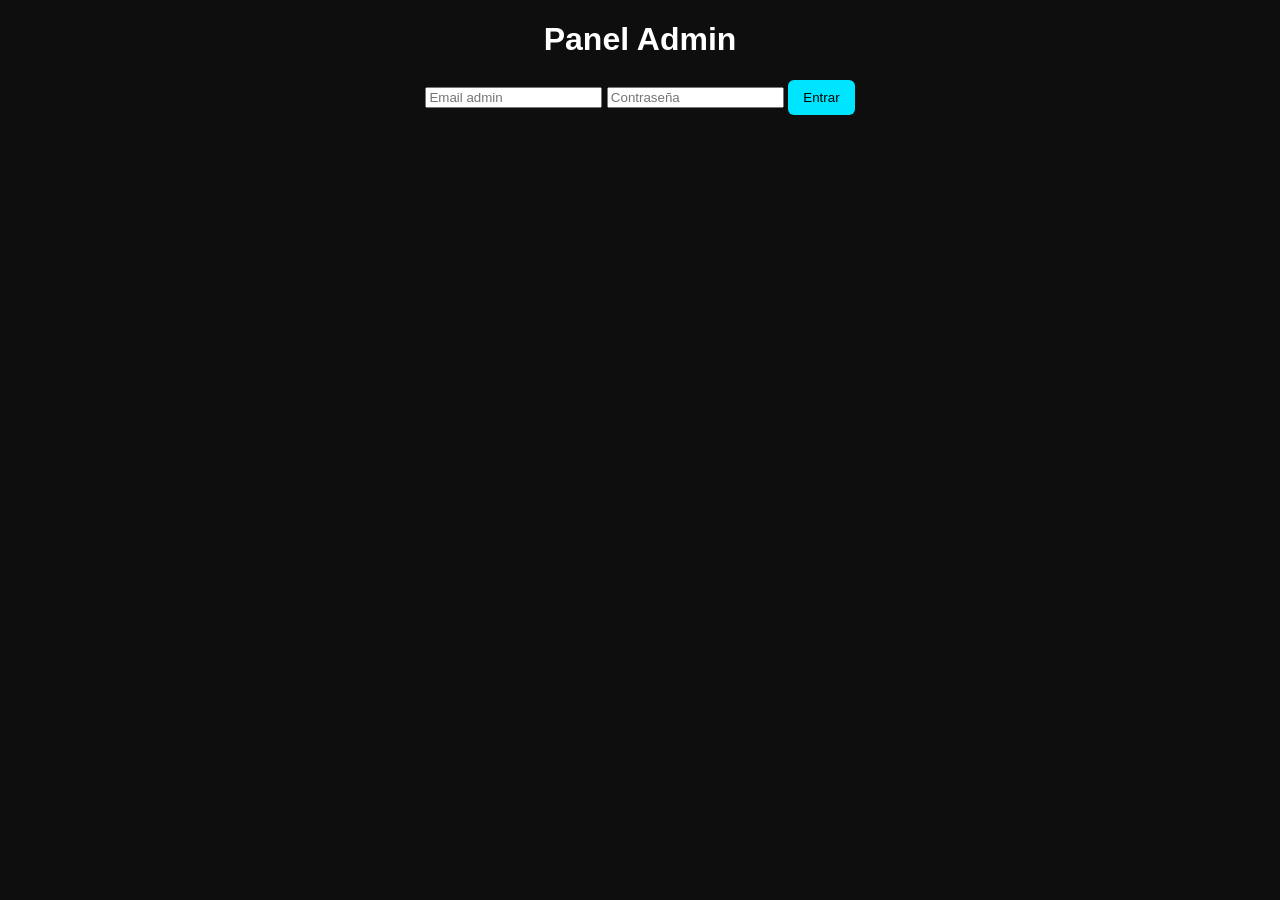
<file: admin.html>
<!DOCTYPE html>
<html lang="es">
<head>
  <meta charset="UTF-8">
  <title>Admin</title>
  <link rel="stylesheet" href="style.css">
</head>
<body>

<h1>Panel Admin</h1>

<div id="login">
  <input type="email" id="email" placeholder="Email admin">
  <input type="password" id="password" placeholder="Contraseña">
  <button onclick="login()">Entrar</button>
</div>

<div id="panel" style="display:none;">
  <h2>Pedidos</h2>
  <ul id="pedidos"></ul>
</div>

<script src="admin.js"></script>
</body>
</html>
</file>
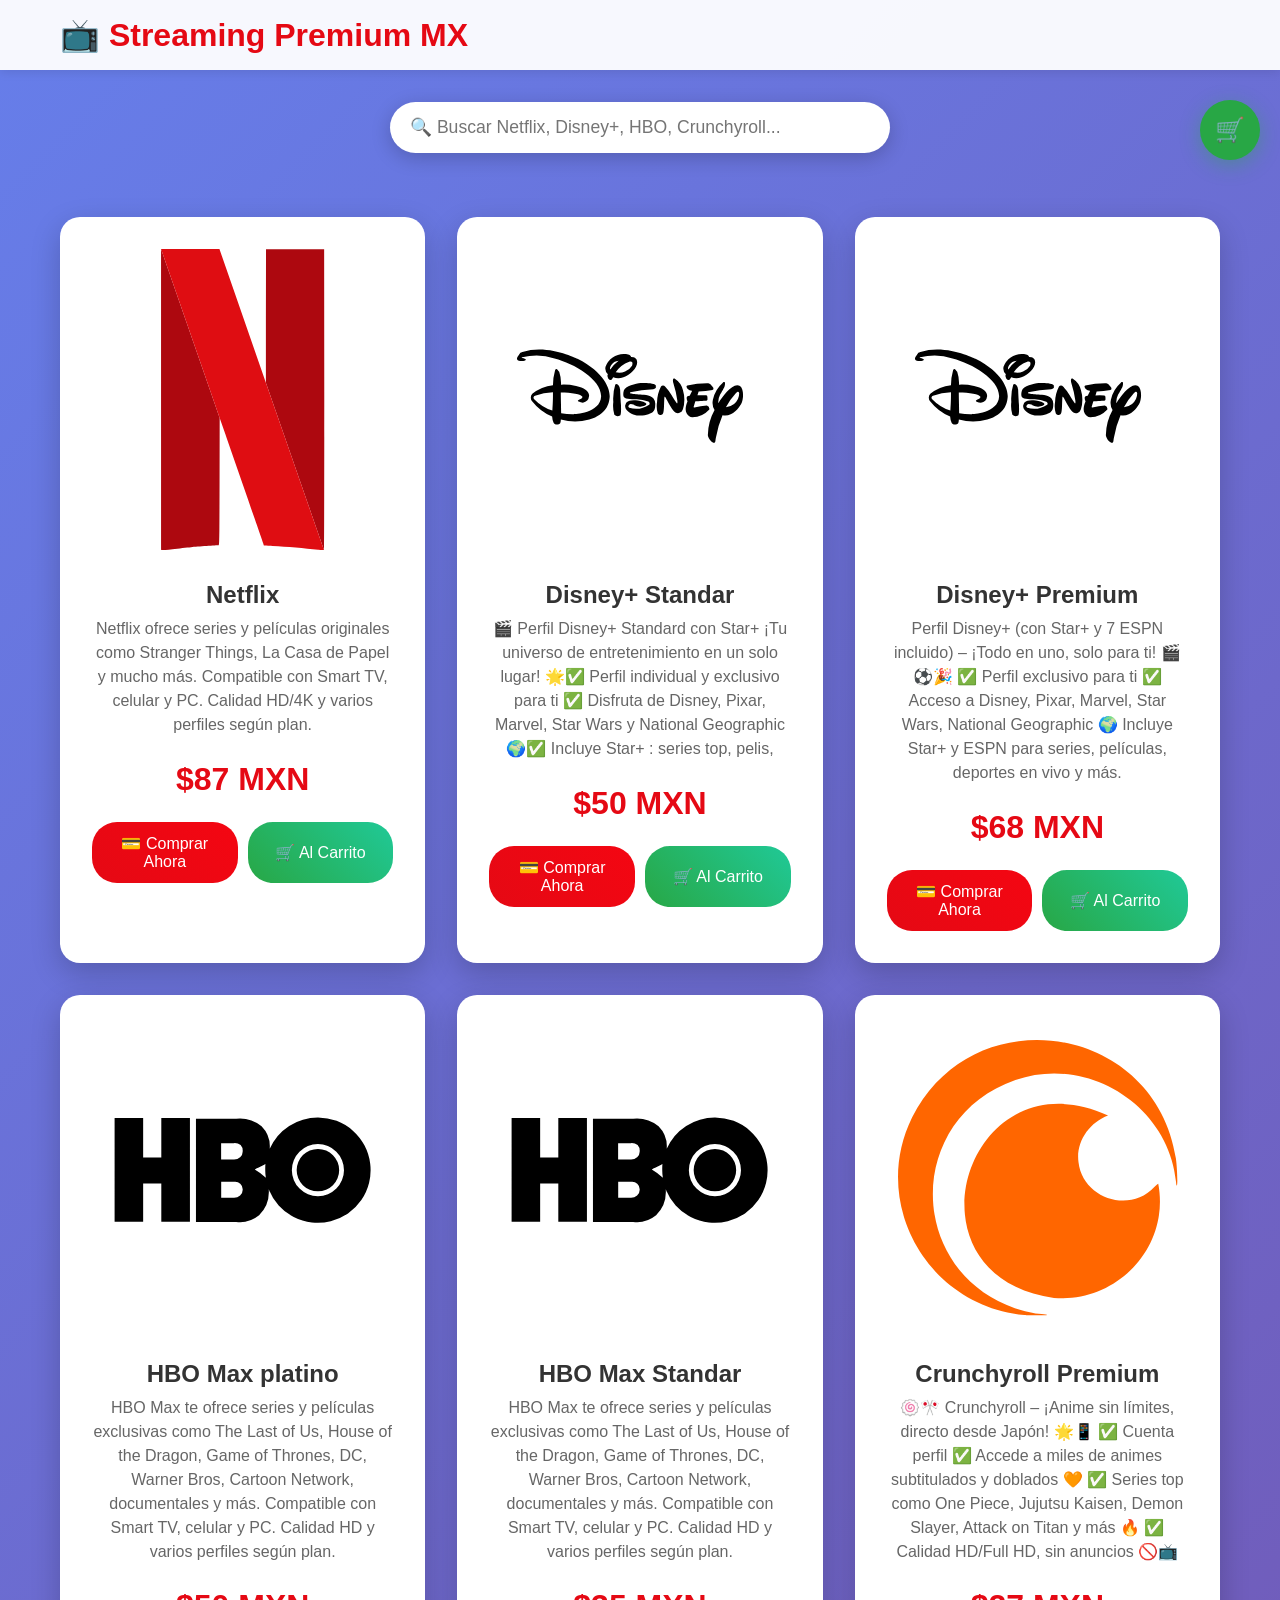
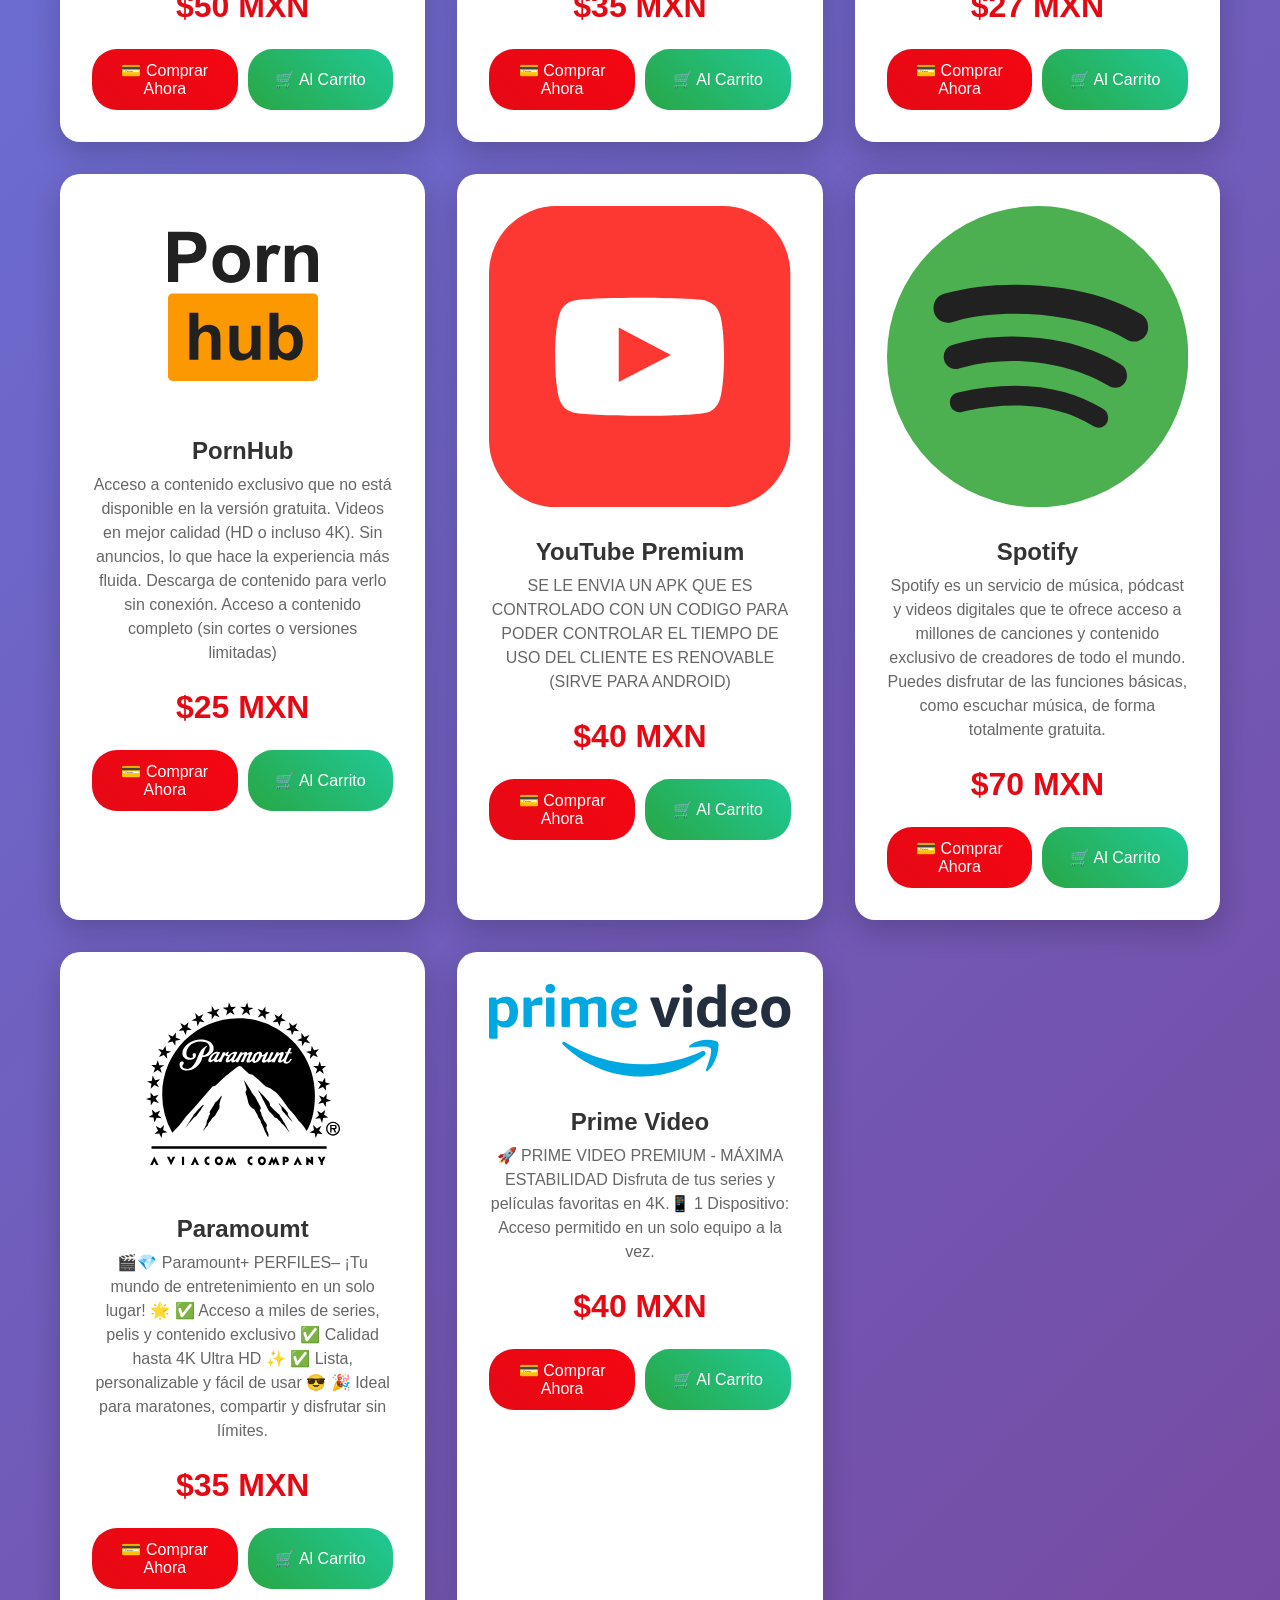
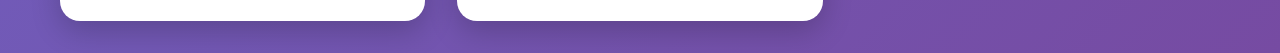
<file: Streaming.html>
<!DOCTYPE html>
<html lang="es">
<head>
    <meta charset="UTF-8">
    <meta name="viewport" content="width=device-width, initial-scale=1.0">
    <title>Streaming Premium MX - Netflix, Disney+, HBO y más</title>
    <style>
        * {
            margin: 0;
            padding: 0;
            box-sizing: border-box;
        }

        body {
            font-family: 'Arial', sans-serif;
            background: linear-gradient(135deg, #667eea 0%, #764ba2 100%);
            min-height: 100vh;
            color: #333;
        }

        .header {
            background: rgba(255,255,255,0.95);
            padding: 1rem 0;
            box-shadow: 0 2px 10px rgba(0,0,0,0.1);
            position: sticky;
            top: 0;
            z-index: 100;
        }

        .container {
            max-width: 1200px;
            margin: 0 auto;
            padding: 0 20px;
        }

        .logo {
            font-size: 2rem;
            font-weight: bold;
            color: #e50914;
            text-decoration: none;
        }

        .search-container {
            position: relative;
            max-width: 500px;
            margin: 2rem auto;
        }

        .search-box {
            width: 100%;
            padding: 15px 20px;
            font-size: 1.1rem;
            border: none;
            border-radius: 50px;
            box-shadow: 0 5px 20px rgba(0,0,0,0.2);
            outline: none;
        }

        .products-grid {
            display: grid;
            grid-template-columns: repeat(auto-fit, minmax(300px, 1fr));
            gap: 2rem;
            padding: 2rem 0;
        }

        .product-card {
            background: white;
            border-radius: 20px;
            padding: 2rem;
            text-align: center;
            box-shadow: 0 10px 30px rgba(0,0,0,0.2);
            transition: transform 0.3s, box-shadow 0.3s;
            opacity: 0;
            transform: translateY(50px);
            animation: fadeInUp 0.6s forwards;
        }

        .product-card:hover {
            transform: translateY(-10px);
            box-shadow: 0 20px 40px rgba(0,0,0,0.3);
        }

        .product-card:nth-child(2) { animation-delay: 0.1s; }
        .product-card:nth-child(3) { animation-delay: 0.2s; }
        .product-card:nth-child(4) { animation-delay: 0.3s; }
        .product-card:nth-child(5) { animation-delay: 0.4s; }
        .product-card:nth-child(6) { animation-delay: 0.5s; }

        @keyframes fadeInUp {
            to {
                opacity: 1;
                transform: translateY(0);
            }
        }

        .product-logo {
            font-size: 4rem;
            margin-bottom: 1rem;
        }

        .product-title {
            font-size: 1.5rem;
            margin-bottom: 0.5rem;
            color: #333;
        }

        .product-desc {
            color: #666;
            margin-bottom: 1.5rem;
            line-height: 1.5;
        }

        .product-price {
            font-size: 2rem;
            font-weight: bold;
            color: #e50914;
            margin-bottom: 1.5rem;
        }

        .btn-group {
            display: flex;
            gap: 10px;
            flex-wrap: wrap;
        }

        .buy-btn {
            background: linear-gradient(45deg, #e50914, #f40612);
            color: white;
            border: none;
            padding: 12px 20px;
            font-size: 1rem;
            border-radius: 25px;
            cursor: pointer;
            transition: all 0.3s;
            flex: 1;
        }

        .cart-btn {
            background: linear-gradient(45deg, #28a745, #20c997);
            color: white;
            border: none;
            padding: 12px 20px;
            font-size: 1rem;
            border-radius: 25px;
            cursor: pointer;
            transition: all 0.3s;
            flex: 1;
        }

        .buy-btn:hover, .cart-btn:hover {
            transform: scale(1.05);
            box-shadow: 0 8px 20px rgba(0,0,0,0.3);
        }

        .cart-icon {
            position: fixed;
            top: 100px;
            right: 20px;
            background: #28a745;
            color: white;
            width: 60px;
            height: 60px;
            border-radius: 50%;
            border: none;
            font-size: 1.5rem;
            cursor: pointer;
            box-shadow: 0 5px 20px rgba(40, 167, 69, 0.4);
            z-index: 1000;
            transition: all 0.3s;
            display: flex;
            align-items: center;
            justify-content: center;
        }

        .cart-icon:hover {
            transform: scale(1.1);
            background: #218838;
        }

        .cart-badge {
            position: absolute;
            top: -5px;
            right: -5px;
            background: #dc3545;
            color: white;
            border-radius: 50%;
            width: 25px;
            height: 25px;
            font-size: 0.8rem;
            display: flex;
            align-items: center;
            justify-content: center;
        }

        /* Modal Carrito */
        .cart-modal {
            display: none;
            position: fixed;
            top: 0;
            left: 0;
            width: 100%;
            height: 100%;
            background: rgba(0,0,0,0.8);
            z-index: 2000;
            justify-content: center;
            align-items: center;
        }

        .cart-modal-content {
            background: white;
            padding: 2rem;
            border-radius: 20px;
            max-width: 600px;
            width: 90%;
            max-height: 80vh;
            overflow-y: auto;
        }

        /* Modal Compra Individual */
        .order-modal {
            display: none;
            position: fixed;
            top: 0;
            left: 0;
            width: 100%;
            height: 100%;
            background: rgba(0,0,0,0.8);
            z-index: 2000;
            justify-content: center;
            align-items: center;
        }

        .modal-content {
            background: white;
            padding: 3rem;
            border-radius: 20px;
            max-width: 500px;
            width: 90%;
            max-height: 90vh;
            overflow-y: auto;
        }

        .close {
            float: right;
            font-size: 2rem;
            cursor: pointer;
            color: #999;
        }

        .close:hover {
            color: #333;
        }

        .form-group {
            margin-bottom: 1.5rem;
        }

        .form-group label {
            display: block;
            margin-bottom: 0.5rem;
            font-weight: bold;
        }

        .form-group input {
            width: 100%;
            padding: 12px;
            border: 2px solid #ddd;
            border-radius: 10px;
            font-size: 1rem;
        }

        .form-group input:focus {
            outline: none;
            border-color: #e50914;
        }

        .whatsapp-btn {
            background: #25D366;
            color: white;
            border: none;
            padding: 15px;
            width: 100%;
            font-size: 1.2rem;
            border-radius: 10px;
            cursor: pointer;
            margin-top: 1rem;
        }

        .whatsapp-btn:hover {
            background: #128C7E;
        }

        .total-price {
            font-size: 1.5rem;
            font-weight: bold;
            color: #28a745;
            margin-top: 1rem;
            padding: 1rem;
            background: #d4edda;
            border-radius: 10px;
        }

        .discount-applied {
            background: #fff3cd;
            color: #856404;
            padding: 10px;
            border-radius: 10px;
            margin: 1rem 0;
            border-left: 5px solid #ffc107;
        }

        .cart-item {
            display: flex;
            justify-content: space-between;
            align-items: center;
            padding: 1rem;
            border-bottom: 1px solid #eee;
            margin-bottom: 1rem;
        }

        .cart-item:last-child {
            border-bottom: none;
        }

        .empty-cart {
            text-align: center;
            color: #666;
            padding: 2rem;
        }

        @media (max-width: 768px) {
            .products-grid {
                grid-template-columns: 1fr;
            }
            
            .btn-group {
                flex-direction: column;
            }
        }
    </style>
</head>
<body>
    <header class="header">
        <div class="container">
            <a href="#" class="logo">📺 Streaming Premium MX</a>
        </div>
    </header>

    <div class="container">
        <div class="search-container">
            <input type="text" class="search-box" id="searchBox" placeholder="🔍 Buscar Netflix, Disney+, HBO, Crunchyroll...">
        </div>

        <div class="products-grid" id="productsGrid">
            <!-- Productos se cargan con JS -->
        </div>
    </div>

    <!-- Icono del carrito -->
    <button class="cart-icon" id="cartIcon" onclick="toggleCartModal()">
        🛒
        <div class="cart-badge" id="cartBadge" style="display: none;">0</div>
    </button>

    <!-- Modal del Carrito -->
    <div class="cart-modal" id="cartModal">
        <div class="cart-modal-content">
            <span class="close" id="closeCartModal">&times;</span>
            <h2>🛒 Mi Carrito</h2>
            <div id="cartItems"></div>
            <div id="cartSummary"></div>
            <button class="whatsapp-btn" id="checkoutBtn" onclick="showOrderModalFromCart()" style="display: none;">
                📱 Comprar por WhatsApp
            </button>
        </div>
    </div>

    <!-- Modal de Compra Individual -->
    <div class="order-modal" id="orderModal">
        <div class="modal-content">
            <span class="close" id="closeOrderModal">&times;</span>
            <h2>🎉 ¡Compra Rápida!</h2>
            <div id="selectedProductInfo"></div>
            <div class="total-price" id="singleTotal"></div>
            
            <form id="singleOrderForm">
                <div class="form-group">
                    <label>Nombre completo:</label>
                    <input type="text" id="singleName" required>
                </div>
                <div class="form-group">
                    <label>Número de WhatsApp:</label>
                    <input type="tel" id="singleWhatsapp" placeholder="Ej: 521234567890" required>
                </div>
                <div class="form-group">
                    <label>Correo electrónico:</label>
                    <input type="email" id="singleEmail" required>
                </div>
                <button type="submit" class="whatsapp-btn">
                    📱 Comprar por WhatsApp
                </button>
            </form>
        </div>
    </div>

    <script>
        // Productos disponibles
        const products = [
            {
                id: 1,
                name: "Netflix",
                logo: `
<svg xmlns="http://www.w3.org/2000/svg" viewBox="0 0 24 24" id="netflix">
  <path fill="#AD080F" d="m10.17 13.46-.01 5.06c0 4.81-.01 5.08-.06 5.08-.18 0-1.7.1-2.21.15-.33.03-1 .1-1.48.16-.49.06-.89.1-.9.09 0-.01-.01-5.41-.01-12.01V0l4.67 13.46zM18.49.01h-4.63l-.01 5.31v5.329l4.63 13.341c.02-.01.02-5.42.02-12.01L18.49.01z"></path>
  <path fill="#DF0D12" d="M18.48 23.99h-.04c-.08 0-.24-.01-.43-.03-1.07-.13-2.48-.26-3.62-.31-.37-.02-.68-.04-.69-.04 0 0-.29-.84-.84-2.41-.53-1.53-1.31-3.77-2.32-6.68l-.37-1.06L5.5 0h4.65l.2.57.88 2.53 7.25 20.89z"></path>
</svg>
        `,
                description: "Netflix ofrece series y películas originales como Stranger Things, La Casa de Papel y mucho más. Compatible con Smart TV, celular y PC. Calidad HD/4K y varios perfiles según plan.",
                price: 87
            },
            {
                id: 2,
                name: "Disney+ Standar",
                logo: `
                <svg xmlns="http://www.w3.org/2000/svg" viewBox="0 0 40 40" id="disney">
    <path d="M29.68 18.72a16.4 16.4 0 0 1-1.85.19l-.16.52a7.93 7.93 0 0 1 1.15 0s.15 0 .17.17a3 3 0 0 1 .01.4.2.2 0 0 1-.18.15c-.18 0-1.44.08-1.44.08l-.2.69s-.08.15.09.11a12.88 12.88 0 0 1 1.65-.26.48.48 0 0 1 .33.52A3.25 3.25 0 0 1 27 22.34a1 1 0 0 1-.77-.54c-.34-.54.12-1.56.12-1.56s-.21-.48-.05-.65a.57.57 0 0 1 .34-.1l.33-.67a.74.74 0 0 1-.59-.24c-.2-.26-.21-.38-.06-.45a10.88 10.88 0 0 1 2.74-.32s.37 0 .69.59c0 0 .15.26-.11.32zm-3.96 2.57a.69.69 0 0 1-.92.45c-.44-.21-1.14-1.63-1.14-1.63s-.26-.53-.31-.51-.06-.11-.09.47 0 1.7-.23 1.88a.42.42 0 0 1-.62-.11 3.15 3.15 0 0 1-.1-1.54 4.61 4.61 0 0 1 .52-2.05.33.33 0 0 1 .54 0 6.35 6.35 0 0 1 .9 1.2l.09.17a8.41 8.41 0 0 0 .57.85.06.06 0 0 0 .08 0s0-.3 0-.3a15.34 15.34 0 0 0-.57-2.48.76.76 0 0 1 0-.39c0-.17.23-.09.23-.09a2.44 2.44 0 0 1 1.07 1.52 4.37 4.37 0 0 1 0 2.55zm-3.52-3c-.07.12-.1.29-.4.33a17.59 17.59 0 0 0-3.05.41s-.09.12.06.15.83.12 1.14.14 1.47 0 1.89.52a1.16 1.16 0 0 1 .23.8c0 .56-.11.76-.33 1s-2.2 1.08-3.47-.28a.72.72 0 0 1 .2-1.14s.57-.35 2 .06c0 0 .43.15.42.31s-.36.35-.85.34a1.57 1.57 0 0 1-.74-.2c.06 0-.51-.28-.69-.07s-.13.3 0 .42a3.14 3.14 0 0 0 2.65-.41s.2-.23-.11-.41a4.63 4.63 0 0 0-1.53-.3c-.32 0-1.54 0-1.72-.32 0 0-.17-.22 0-.84s1.61-.9 2.23-1c0 0 1.69-.07 2 .28a.23.23 0 0 1 0 .19zm-4.8 3.81a.66.66 0 0 1-.76-.09 4.18 4.18 0 0 1-.14-1.69 6.36 6.36 0 0 1 .26-2.32c.21-.19.34 0 .43.1a1 1 0 0 1 .22.57c0 .31.1 1.87.1 1.87s.09 1.42-.1 1.57zm1.47-7.77c-.15-.45-1-.39-1-.39a2.56 2.56 0 0 0-2.39 1.67 1 1 0 0 0 .3 1 .5.5 0 0 0 0 .45c0 .08.18.36.35.34s.2-.09.35-.37a1.78 1.78 0 0 0 1.36 0c.92-.32 1.83-1.24 1.83-2s-.8-.7-.8-.7zM16.11 16c-.08-.12-.07-.28.1-.57a1.31 1.31 0 0 1 1-.59 4.32 4.32 0 0 0-1.1 1.16zm2.9-.54a2 2 0 0 1-2.19.91 3.53 3.53 0 0 1 1.79-1.41c.63-.14.39.47.39.47zm14.31 2.74c-.87-.6-2.27 1.31-2.88 2.26a2.1 2.1 0 0 1 .23-1.1s.52-.9.59-1.08.12-.57 0-.61-.22.08-.22.08A4.13 4.13 0 0 0 29.72 20a1.9 1.9 0 0 0 .22 1.38 7.08 7.08 0 0 0-.89 3.33 1.42 1.42 0 0 0 .71 1c.24.1.29-.2.29-.2a12.74 12.74 0 0 1 .95-3.44c1.22.28 2.14-.91 2.47-1.49s.4-1.99-.15-2.38zm-.79 2.37a2.24 2.24 0 0 1-1.08.45 8.59 8.59 0 0 1 1.34-1.9c.36-.41.42 0 .42 0a1.81 1.81 0 0 1-.68 1.45zm-20.78-5.99s-4-2.05-7.32-.91A.52.52 0 0 0 4 14c-.19.27-.36.46-.26.66s.61.3 1.06.14c0 0 .21-.13 0-.21a2.43 2.43 0 0 0-.4-.11s-.13 0 0-.1a7.49 7.49 0 0 1 4.3.14c2.67.68 6.28 2.83 6.18 5.07s-3.61 2.34-3.61 2.34a7.86 7.86 0 0 1-1.69-.14c0-.73-.05-2-.05-2.75 1.38 0 2.76.23 2.87.58 0 0 .07.15-.24.3s-.5.23-.26.34a1.49 1.49 0 0 0 .56.14 1 1 0 0 0 .83-.87c.05-.62-.66-1.16-1.73-1.35a7.65 7.65 0 0 0-2-.17 4.67 4.67 0 0 0-.24-1.7c-.19-.26-.39-.6-.55-.21a7.44 7.44 0 0 0-.28 2 5.36 5.36 0 0 0-2.74 1.13.71.71 0 0 0 0 1 6.5 6.5 0 0 0 2.63 2 2.32 2.32 0 0 0 .21.87c.28.4.78.12.84.05s.09-.19.11-.51a7 7 0 0 0 3.77 0c2.32-.7 2.65-2.14 2.71-3s-.51-3.16-4.27-5.06zm-3.34 6.87A6 6 0 0 1 6 19.93a.26.26 0 0 1 .11-.45A7.13 7.13 0 0 1 8.49 19c0 .68.01 1.15-.08 2.45z"></path>
</svg>
                `,
                description: "🎬 Perfil Disney+ Standard con Star+ ¡Tu universo de entretenimiento en un solo lugar! 🌟✅ Perfil individual y exclusivo para ti ✅ Disfruta de Disney, Pixar, Marvel, Star Wars y National Geographic 🌍✅ Incluye Star+ : series top, pelis, ",
                price: 50
            },
            {
              id: 3,
              name: "Disney+ Premium",
              logo: `
              <svg xmlns="http://www.w3.org/2000/svg" viewBox="0 0 40 40" id="disney">
    <path d="M29.68 18.72a16.4 16.4 0 0 1-1.85.19l-.16.52a7.93 7.93 0 0 1 1.15 0s.15 0 .17.17a3 3 0 0 1 .01.4.2.2 0 0 1-.18.15c-.18 0-1.44.08-1.44.08l-.2.69s-.08.15.09.11a12.88 12.88 0 0 1 1.65-.26.48.48 0 0 1 .33.52A3.25 3.25 0 0 1 27 22.34a1 1 0 0 1-.77-.54c-.34-.54.12-1.56.12-1.56s-.21-.48-.05-.65a.57.57 0 0 1 .34-.1l.33-.67a.74.74 0 0 1-.59-.24c-.2-.26-.21-.38-.06-.45a10.88 10.88 0 0 1 2.74-.32s.37 0 .69.59c0 0 .15.26-.11.32zm-3.96 2.57a.69.69 0 0 1-.92.45c-.44-.21-1.14-1.63-1.14-1.63s-.26-.53-.31-.51-.06-.11-.09.47 0 1.7-.23 1.88a.42.42 0 0 1-.62-.11 3.15 3.15 0 0 1-.1-1.54 4.61 4.61 0 0 1 .52-2.05.33.33 0 0 1 .54 0 6.35 6.35 0 0 1 .9 1.2l.09.17a8.41 8.41 0 0 0 .57.85.06.06 0 0 0 .08 0s0-.3 0-.3a15.34 15.34 0 0 0-.57-2.48.76.76 0 0 1 0-.39c0-.17.23-.09.23-.09a2.44 2.44 0 0 1 1.07 1.52 4.37 4.37 0 0 1 0 2.55zm-3.52-3c-.07.12-.1.29-.4.33a17.59 17.59 0 0 0-3.05.41s-.09.12.06.15.83.12 1.14.14 1.47 0 1.89.52a1.16 1.16 0 0 1 .23.8c0 .56-.11.76-.33 1s-2.2 1.08-3.47-.28a.72.72 0 0 1 .2-1.14s.57-.35 2 .06c0 0 .43.15.42.31s-.36.35-.85.34a1.57 1.57 0 0 1-.74-.2c.06 0-.51-.28-.69-.07s-.13.3 0 .42a3.14 3.14 0 0 0 2.65-.41s.2-.23-.11-.41a4.63 4.63 0 0 0-1.53-.3c-.32 0-1.54 0-1.72-.32 0 0-.17-.22 0-.84s1.61-.9 2.23-1c0 0 1.69-.07 2 .28a.23.23 0 0 1 0 .19zm-4.8 3.81a.66.66 0 0 1-.76-.09 4.18 4.18 0 0 1-.14-1.69 6.36 6.36 0 0 1 .26-2.32c.21-.19.34 0 .43.1a1 1 0 0 1 .22.57c0 .31.1 1.87.1 1.87s.09 1.42-.1 1.57zm1.47-7.77c-.15-.45-1-.39-1-.39a2.56 2.56 0 0 0-2.39 1.67 1 1 0 0 0 .3 1 .5.5 0 0 0 0 .45c0 .08.18.36.35.34s.2-.09.35-.37a1.78 1.78 0 0 0 1.36 0c.92-.32 1.83-1.24 1.83-2s-.8-.7-.8-.7zM16.11 16c-.08-.12-.07-.28.1-.57a1.31 1.31 0 0 1 1-.59 4.32 4.32 0 0 0-1.1 1.16zm2.9-.54a2 2 0 0 1-2.19.91 3.53 3.53 0 0 1 1.79-1.41c.63-.14.39.47.39.47zm14.31 2.74c-.87-.6-2.27 1.31-2.88 2.26a2.1 2.1 0 0 1 .23-1.1s.52-.9.59-1.08.12-.57 0-.61-.22.08-.22.08A4.13 4.13 0 0 0 29.72 20a1.9 1.9 0 0 0 .22 1.38 7.08 7.08 0 0 0-.89 3.33 1.42 1.42 0 0 0 .71 1c.24.1.29-.2.29-.2a12.74 12.74 0 0 1 .95-3.44c1.22.28 2.14-.91 2.47-1.49s.4-1.99-.15-2.38zm-.79 2.37a2.24 2.24 0 0 1-1.08.45 8.59 8.59 0 0 1 1.34-1.9c.36-.41.42 0 .42 0a1.81 1.81 0 0 1-.68 1.45zm-20.78-5.99s-4-2.05-7.32-.91A.52.52 0 0 0 4 14c-.19.27-.36.46-.26.66s.61.3 1.06.14c0 0 .21-.13 0-.21a2.43 2.43 0 0 0-.4-.11s-.13 0 0-.1a7.49 7.49 0 0 1 4.3.14c2.67.68 6.28 2.83 6.18 5.07s-3.61 2.34-3.61 2.34a7.86 7.86 0 0 1-1.69-.14c0-.73-.05-2-.05-2.75 1.38 0 2.76.23 2.87.58 0 0 .07.15-.24.3s-.5.23-.26.34a1.49 1.49 0 0 0 .56.14 1 1 0 0 0 .83-.87c.05-.62-.66-1.16-1.73-1.35a7.65 7.65 0 0 0-2-.17 4.67 4.67 0 0 0-.24-1.7c-.19-.26-.39-.6-.55-.21a7.44 7.44 0 0 0-.28 2 5.36 5.36 0 0 0-2.74 1.13.71.71 0 0 0 0 1 6.5 6.5 0 0 0 2.63 2 2.32 2.32 0 0 0 .21.87c.28.4.78.12.84.05s.09-.19.11-.51a7 7 0 0 0 3.77 0c2.32-.7 2.65-2.14 2.71-3s-.51-3.16-4.27-5.06zm-3.34 6.87A6 6 0 0 1 6 19.93a.26.26 0 0 1 .11-.45A7.13 7.13 0 0 1 8.49 19c0 .68.01 1.15-.08 2.45z"></path>
</svg>
              `,
              description: "Perfil Disney+ (con Star+ y 7 ESPN incluido) – ¡Todo en uno, solo para ti! 🎬⚽🎉 ✅ Perfil exclusivo para ti ✅ Acceso a Disney, Pixar, Marvel, Star Wars, National Geographic 🌍 Incluye Star+ y ESPN para series, películas, deportes en vivo y más.",
              price: 68
            },            
            {
                id: 4,
                name: "HBO Max platino",
                logo: `
<svg xmlns="http://www.w3.org/2000/svg" viewBox="0 0 40 40" id="hbo">
  <path d="M13 12.07v13.78H9.2v-5.08H6.79v5.08H3V12.07h3.79v5.24H9.2v-5.24Zm17 4.11A2.82 2.82 0 1 0 32.81 19 2.82 2.82 0 0 0 30 16.18Zm0 0A2.82 2.82 0 1 0 32.81 19 2.82 2.82 0 0 0 30 16.18Zm0 0A2.82 2.82 0 1 0 32.81 19 2.82 2.82 0 0 0 30 16.18Zm0 0A2.82 2.82 0 1 0 32.81 19 2.82 2.82 0 0 0 30 16.18ZM30 12a7 7 0 0 0-6.41 4.17 3.83 3.83 0 0 0-1.08-3 4.63 4.63 0 0 0-3.37-1H13.8v13.71h5.33a4 4 0 0 0 3.05-.88 4.38 4.38 0 0 0 1.28-3.46A7 7 0 1 0 30 12ZM19.66 22.36a1.24 1.24 0 0 1-.82.29h-1.69v-2.1h1.69A1 1 0 0 1 20 21.62a.94.94 0 0 1-.34.74Zm0-5.07a1.16 1.16 0 0 1-.82.31h-1.7v-2.18h1.67a1.36 1.36 0 0 1 .92.24 1.13 1.13 0 0 1 .27.86 1 1 0 0 1-.33.77Zm1.94 1.63c.29-.18 1-.44 1.42-.72a7 7 0 0 0-.02.8 5.33 5.33 0 0 0 .08 1 9 9 0 0 0-1.47-1.08Zm8.4 3.54A3.46 3.46 0 1 1 33.45 19 3.46 3.46 0 0 1 30 22.46Zm0-6.28A2.82 2.82 0 1 0 32.81 19 2.82 2.82 0 0 0 30 16.18Z"></path>
</svg> 
                `,
                description: "HBO Max te ofrece series y películas exclusivas como The Last of Us, House of the Dragon, Game of Thrones, DC, Warner Bros, Cartoon Network, documentales y más. Compatible con Smart TV, celular y PC. Calidad HD y varios perfiles según plan.",
                price: 50
            },
            {
              id: 5,
              name: "HBO Max Standar",
              logo: `
              <svg xmlns="http://www.w3.org/2000/svg" viewBox="0 0 40 40" id="hbo">
    <path d="M13 12.07v13.78H9.2v-5.08H6.79v5.08H3V12.07h3.79v5.24H9.2v-5.24Zm17 4.11A2.82 2.82 0 1 0 32.81 19 2.82 2.82 0 0 0 30 16.18Zm0 0A2.82 2.82 0 1 0 32.81 19 2.82 2.82 0 0 0 30 16.18Zm0 0A2.82 2.82 0 1 0 32.81 19 2.82 2.82 0 0 0 30 16.18Zm0 0A2.82 2.82 0 1 0 32.81 19 2.82 2.82 0 0 0 30 16.18ZM30 12a7 7 0 0 0-6.41 4.17 3.83 3.83 0 0 0-1.08-3 4.63 4.63 0 0 0-3.37-1H13.8v13.71h5.33a4 4 0 0 0 3.05-.88 4.38 4.38 0 0 0 1.28-3.46A7 7 0 1 0 30 12ZM19.66 22.36a1.24 1.24 0 0 1-.82.29h-1.69v-2.1h1.69A1 1 0 0 1 20 21.62a.94.94 0 0 1-.34.74Zm0-5.07a1.16 1.16 0 0 1-.82.31h-1.7v-2.18h1.67a1.36 1.36 0 0 1 .92.24 1.13 1.13 0 0 1 .27.86 1 1 0 0 1-.33.77Zm1.94 1.63c.29-.18 1-.44 1.42-.72a7 7 0 0 0-.02.8 5.33 5.33 0 0 0 .08 1 9 9 0 0 0-1.47-1.08Zm8.4 3.54A3.46 3.46 0 1 1 33.45 19 3.46 3.46 0 0 1 30 22.46Zm0-6.28A2.82 2.82 0 1 0 32.81 19 2.82 2.82 0 0 0 30 16.18Z"></path>
</svg>
              `,
              description: "HBO Max te ofrece series y películas exclusivas como The Last of Us, House of the Dragon, Game of Thrones, DC, Warner Bros, Cartoon Network, documentales y más. Compatible con Smart TV, celular y PC. Calidad HD y varios perfiles según plan.",
              price: 35
            },            
            {
                id: 6,
                name: "Crunchyroll Premium",
                logo: `
<svg xmlns="http://www.w3.org/2000/svg" enable-background="new 0 0 100 100" viewBox="0 0 100 100" id="crunchyroll">
    <g id="Layer_2">
        <path fill="#f60" d="M95.861,43.517c-7.059-44.746-67.18-53.838-87.55-13.491c-14.094,28.783,5.422,62.6,37.287,65.569
				c-0.246,0.138,11.835,0.216,5.657-0.32c-2.384-0.191-5.999-0.995-8.814-1.959C6.051,80.491,6.181,30.216,42.617,17.612
				c23.974-8.48,50.92,8.586,53.287,33.766c0.096,1.138,0.173,1.413,0.319,1.15C96.493,52.047,96.261,46.285,95.861,43.517z"></path>
        <path fill="#f60" d="M88.716,53.078c-8.249,8.928-23.788,3.74-25.163-8.21c-0.951-6.583,3.482-13.149,9.804-15.499
				C26.439,7.838,3.291,82.524,55.402,89.897C76.571,91.661,93.966,72.754,90.013,52C89.961,51.915,89.377,52.4,88.716,53.078z"></path>
    </g>
</svg>                
                `,
                description: "🍥🎌 Crunchyroll – ¡Anime sin límites, directo desde Japón! 🌟📱 ✅ Cuenta perfil ✅ Accede a miles de animes subtitulados y doblados 🧡 ✅ Series top como One Piece, Jujutsu Kaisen, Demon Slayer, Attack on Titan y más 🔥 ✅ Calidad HD/Full HD, sin anuncios 🚫📺 ",
                price: 27
            },
            {
              id: 7,
                name: "PornHub",
                logo: `
<svg xmlns="http://www.w3.org/2000/svg" x="0px" y="0px" width="200" height="200" viewBox="0 0 48 48">
<path fill="#fd9900" d="M40.878,42H7.122C6.502,42,6,41.498,6,40.878V22.122C6,21.502,6.502,21,7.122,21h33.755	C41.498,21,42,21.502,42,22.122v18.755C42,41.498,41.498,42,40.878,42z"></path><path fill="#212121" d="M6,18.26V6.206h3.906c1.48,0,2.445,0.06,2.895,0.181c0.69,0.181,1.268,0.574,1.735,1.18 c0.466,0.606,0.699,1.389,0.699,2.348c0,0.74-0.134,1.363-0.404,1.867c-0.268,0.505-0.61,0.901-1.023,1.188 c-0.414,0.288-0.835,0.478-1.262,0.571c-0.582,0.115-1.422,0.173-2.524,0.173H8.435v4.547H6z M8.435,8.245v3.421h1.332 c0.959,0,1.6-0.063,1.924-0.189c0.324-0.126,0.576-0.323,0.761-0.592c0.183-0.268,0.275-0.581,0.275-0.937 c0-0.439-0.128-0.801-0.386-1.086c-0.258-0.285-0.584-0.463-0.978-0.534c-0.291-0.055-0.875-0.082-1.751-0.082H8.435z"></path><path fill="#212121" d="M16.682,13.771c0-0.767,0.189-1.51,0.567-2.228c0.379-0.718,0.915-1.266,1.608-1.645 C19.55,9.519,20.325,9.33,21.18,9.33c1.32,0,2.404,0.429,3.248,1.287s1.266,1.942,1.266,3.252c0,1.322-0.427,2.416-1.279,3.285 c-0.852,0.869-1.925,1.303-3.22,1.303c-0.8,0-1.563-0.181-2.289-0.543c-0.727-0.362-1.279-0.892-1.658-1.591 C16.871,15.625,16.682,14.774,16.682,13.771z M19.05,13.894c0,0.866,0.205,1.529,0.617,1.99c0.411,0.461,0.918,0.691,1.52,0.691 c0.604,0,1.109-0.23,1.517-0.691c0.409-0.46,0.613-1.129,0.613-2.006c0-0.855-0.204-1.513-0.613-1.973 c-0.408-0.46-0.914-0.69-1.517-0.69c-0.602,0-1.109,0.23-1.52,0.69C19.255,12.364,19.05,13.028,19.05,13.894z"></path><path fill="#212121" d="M29.715,18.26h-2.31V9.528h2.146v1.241c0.367-0.586,0.698-0.973,0.992-1.159 c0.292-0.186,0.625-0.28,0.999-0.28c0.525,0,1.033,0.146,1.521,0.436l-0.716,2.015c-0.389-0.252-0.751-0.378-1.085-0.378 c-0.324,0-0.597,0.089-0.822,0.267c-0.225,0.178-0.402,0.5-0.531,0.966c-0.129,0.466-0.194,1.442-0.194,2.927V18.26z"></path><path fill="#212121" d="M42,18.26h-2.31v-4.457c0-0.943-0.05-1.553-0.149-1.83c-0.098-0.276-0.258-0.492-0.481-0.645 c-0.222-0.153-0.489-0.23-0.801-0.23c-0.401,0-0.76,0.11-1.078,0.329c-0.317,0.22-0.536,0.51-0.653,0.872 c-0.118,0.362-0.177,1.031-0.177,2.006v3.955h-2.31V9.528h2.146v1.283c0.763-0.986,1.721-1.48,2.878-1.48 c0.51,0,0.976,0.092,1.397,0.276c0.422,0.184,0.742,0.418,0.958,0.703c0.216,0.285,0.367,0.609,0.453,0.97 C41.957,11.64,42,12.159,42,12.833V18.26z"></path><g><path fill="#212121" d="M13.295,25.597v4.159c0.7-0.818,1.536-1.227,2.508-1.227c0.499,0,0.949,0.093,1.351,0.278 c0.401,0.186,0.704,0.422,0.907,0.71s0.342,0.607,0.417,0.957c0.074,0.35,0.111,0.893,0.111,1.628v4.808h-2.168v-4.329 c0-0.859-0.042-1.405-0.124-1.636s-0.228-0.416-0.436-0.552c-0.209-0.136-0.47-0.205-0.783-0.205c-0.36,0-0.682,0.088-0.965,0.263 s-0.49,0.438-0.621,0.791c-0.132,0.352-0.197,0.873-0.197,1.562v4.105h-2.168V25.597H13.295z"></path><path fill="#212121" d="M26.183,36.91v-1.227c-0.298,0.438-0.69,0.782-1.177,1.034s-0.999,0.378-1.539,0.378 c-0.551,0-1.045-0.121-1.482-0.363c-0.437-0.242-0.753-0.581-0.948-1.019c-0.196-0.437-0.294-1.042-0.294-1.813v-5.186h2.169v3.766 c0,1.153,0.039,1.859,0.119,2.119s0.226,0.465,0.437,0.617s0.479,0.228,0.803,0.228c0.37,0,0.702-0.102,0.995-0.305 s0.494-0.456,0.602-0.756c0.108-0.301,0.162-1.038,0.162-2.211v-3.457h2.169v8.195H26.183z"></path><path fill="#212121" d="M30.35,36.91V25.597h2.168v4.074c0.669-0.761,1.461-1.142,2.377-1.142 c0.998,0,1.824,0.362,2.478,1.084s0.979,1.761,0.979,3.114c0,1.399-0.333,2.477-0.999,3.233s-1.476,1.134-2.427,1.134 c-0.469,0-0.93-0.117-1.386-0.351c-0.455-0.234-0.848-0.58-1.177-1.038v1.204H30.35z M32.503,32.634c0,0.849,0.133,1.477,0.4,1.883 c0.376,0.576,0.875,0.864,1.497,0.864c0.479,0,0.887-0.205,1.224-0.614c0.337-0.409,0.506-1.053,0.506-1.933 c0-0.936-0.17-1.611-0.51-2.025s-0.774-0.622-1.304-0.622c-0.521,0-0.952,0.202-1.297,0.606S32.503,31.812,32.503,32.634z"></path></g>
</svg>                
                `,
                description: "Acceso a contenido exclusivo que no está disponible en la versión gratuita. Videos en mejor calidad (HD o incluso 4K). Sin anuncios, lo que hace la experiencia más fluida. Descarga de contenido para verlo sin conexión. Acceso a contenido completo (sin cortes o versiones limitadas)",
                price: 25
             },            
            {
              id: 8,
              name: "YouTube Premium",
              logo: `
              <svg xmlns="http://www.w3.org/2000/svg" viewBox="0 0 28.87 28.87" id="youtube">
    <g id="Layer_2">
        <g id="Layer_1-2">
            <rect width="28.87" height="28.87" rx="6.48" ry="6.48" style="fill:#fd3832"></rect>
            <path d="M8 19.77a1.88 1.88 0 0 1-1.24-1.21c-.54-1.48-.7-7.66.34-8.88A2 2 0 0 1 8.46 9c2.79-.3 11.41-.26 12.4.1a1.94 1.94 0 0 1 1.22 1.17c.59 1.53.61 7.09-.08 8.56a1.89 1.89 0 0 1-.87.88c-1.04.52-11.75.51-13.13.06zm4.43-2.9l5-2.6-5-2.62z" style="fill:#fff;fill-rule:evenodd"></path>
        </g>
    </g>
</svg>
              `,
              description: "SE LE ENVIA UN APK QUE ES CONTROLADO CON UN CODIGO PARA PODER CONTROLAR EL TIEMPO DE USO DEL CLIENTE ES RENOVABLE (SIRVE PARA ANDROID)",
              price: 40
            },
            {
              id: 9,
              name: "Spotify",
              logo: `
              <svg xmlns="http://www.w3.org/500/svg" enable-background="new 0 0 24 24" viewBox="0 0 24 24" id="spotify">
    <circle cx="12" cy="12" r="12" fill="#4caf50"></circle>
    <g fill="#212121">
        <path d="M16.872 17.656v.001c-.203 0-.329-.063-.518-.174-3.019-1.82-6.532-1.896-10.002-1.185-.189.049-.436.126-.576.126-.47 0-.765-.373-.765-.765 0-.499.295-.736.659-.813 3.963-.875 8.013-.798 11.467 1.268.295.189.47.358.47.798 0 .438-.344.744-.735.744zM18.175 14.483h-.001c-.252 0-.421-.111-.596-.203-3.025-1.79-7.533-2.512-11.545-1.423-.232.063-.358.126-.576.126-.518 0-.938-.421-.938-.938s.252-.861.75-1.001c1.345-.378 2.719-.659 4.732-.659 3.14 0 6.174.779 8.565 2.202.392.232.547.533.547.953-.005.521-.411.943-.938.943zM4.548 6.998c1.703-.499 3.61-.735 5.686-.735 3.532 0 7.234.735 9.939 2.313.378.218.624.518.624 1.093 0 .658-.533 1.127-1.122 1.127l-.001-.001c-.252 0-.407-.063-.625-.189-3.444-2.056-9.605-2.549-13.591-1.436-.175.048-.393.125-.625.125-.639 0-1.127-.499-1.127-1.142 0-.657.407-1.029.842-1.155z"></path>
    </g>
</svg>
              `,
              description: "Spotify es un servicio de música, pódcast y videos digitales que te ofrece acceso a millones de canciones y contenido exclusivo de creadores de todo el mundo. Puedes disfrutar de las funciones básicas, como escuchar música, de forma totalmente gratuita. ",
              price: 70
            }, 
            {
              id: 10,
              name: "Paramoumt",
              logo: `
<svg xmlns="http://www.w3.org/500/svg" width="200" height="200" viewBox="0 0 192.756 192.756" id="paramount">
    <g fill-rule="evenodd" clip-rule="evenodd">
        <path fill="#fff" d="M0 0h192.756v192.756H0V0z"></path>
        <path d="M176.939 158.695v-2.266H8.213v2.266h168.726zM183.072 132.689c3.754 0 6.85 3.094 6.85 6.85 0 3.536-3.096 6.629-6.85 6.629-3.537 0-6.631-3.093-6.631-6.629 0-3.756 3.094-6.85 6.631-6.85zm0 1.326c-2.873 0-5.305 2.431-5.305 5.524 0 2.872 2.432 5.303 5.305 5.303 3.092 0 5.523-2.431 5.523-5.303.001-3.094-2.431-5.524-5.523-5.524zm1.766 9.06l-1.547-3.095h-1.545v3.095h-1.326v-7.292h3.535c.662 0 1.326 0 1.988.441s.662 1.105.662 1.769c0 1.325-.662 1.987-1.768 1.987l1.547 3.095h-1.546zm.443-5.304c0-.885-1.104-.885-1.768-.885h-1.768v1.989h2.209c.884.001 1.327.001 1.327-1.104zM46.587 129.664l1.767-2.431.221-.882 1.325-1.548 1.989-2.43 1.546-1.547 1.547-1.548.884-.883.884-.883.883-.885.443-.221.441.221-.22.664-1.325 1.767-1.326 2.43-1.326 1.548-2.431 3.535-1.327 1.325-1.326.885-.882.883-1.327 1.546-2.209 2.433-.884 1.104-1.326 1.767-1.547 1.768 5.526-8.618zM58.297 140.934l.441-1.326.663-.884.664-1.548.662-1.104.443-1.104.219-1.325v-1.106l.443-1.105.664-1.326.662-1.767.22-1.106.664-.882.441-1.107.221-.662-.442-.442-.22-.442.662-1.325.663-1.105.884-1.327.664-1.325.664-.663 1.105-1.989 1.103-1.989 1.326-.883 1.104-1.325 1.107-1.106 1.325-1.766.22-.444 1.105-1.104-.221.883-.221 1.547-.883 1.769-.22 1.104-.222.883-.442 1.105v.884l-.222.442v.442l.222.443v2.209l-.441 1.325-.886 1.326-.883 1.548-.884 1.325-.662 1.324-.885 1.327-1.104.884-.441.222-.886 1.104-1.105 1.547-.884 1.326-.883.663-.443.884-.44.663-.222.883-.442 1.105-.661.884-.886.663-.662.883-.664.885-.222.442-.441.663-.441.662v-.662zM99.396 99.612l.221.884v.442l.221.884-.662 1.325-.442.885.442 1.769 1.103 3.314.664 2.871.662 2.652.887 2.211 1.768 1.988 1.103.883 1.326.663.663.664.884 1.546 1.104 1.989.885 1.547.884 2.21 1.102 1.546 1.107 1.988.442 1.77.885 1.545.662 1.546.882 1.99.442 1.105.664 1.767.662 1.327.664 1.103.221.884.441.664.444.885.441.44.441.663.221-.442.221-.884-.221-.662.221-.664-.221-.662-.221-.442-.222-.442-.219-.884-.441-.664-.444-.882-.221-1.105v-.664l-.22-.441v-.663l.22-.663.442-.222v-.662l-.221-.884-.441-1.104-.442-.883-.884-.885-.662-.885-.665-1.324-.441-1.326-.441-1.106-.442-.663-.662-1.766-.443-1.769-.662-1.105-.223-.664-.221-.662.444-.662.441-.443v-.884l-.441-1.104-.223-.883-.664-.885-.441-.663-.221-.883-.44-.663-.664-1.106-.443-.884-.44-1.105-.886-1.325-.44-1.103-1.326-1.548-.885-1.106-.22-.44-.885-1.106-.66-1.326-.664-.885-.664-1.324-.44-.664-.887-1.546-1.105-1.546-.662-1.107-.662-1.103-.885-1.106-1.103-1.546 2.208 7.07zM111.77 103.147l.884.885 1.106 1.325 1.105 1.106 1.324 1.325 1.327 1.327 1.326 1.546.885 1.106 1.324 1.325.443.883.442.443.22.663.221 1.546.221.885.664.662 1.103 1.104 1.547 1.769 1.326 1.103 1.326 1.107 2.432 2.208.662.886.44.882.443.884.664.885.662.883.885 1.325.441 1.106.664 1.104.883 1.106.442 1.325.662.663.443 1.105.443.663.442 1.104.662 1.106.883 1.324.664 1.548-1.326-1.768-1.325-1.767-2.431-2.874-1.768-1.767-1.326-1.325-1.107-1.547-1.323-1.106-1.107-1.325-.883-.662-1.105-.221-.66-.221-.666-.664-.442-.884-.662-.662-1.105-1.327-1.104-1.104-.885-.883-.662-.664-.664-1.105-.662-1.325-.664-1.105-.662-1.546-.885-1.548-1.326-2.652-.883-1.545-.883-1.99-.662-1.326-.885-1.546-.443-1.104-.664-1.106-.441-.221v-.442l-.442-.663-.439-1.326.881 1.104zM131.217 115.964l.881 1.106.886 1.325.444.663.218.883v1.327l.442.662.664.663.662 1.105 1.106.884.884 1.324.883.665.662.883 1.989 2.21.884 1.105.885.884.662.663.885.883-1.326-2.209-1.547-1.988-.885-1.548-.441-.662-.442-.663v-1.547l-.22-.663-.444-.662-1.326-1.548-1.324-1.546-1.326-1.326-1.327-1.105-1.105-1.105-.883-1.105-1.105-.662.664 1.104z"></path>
        <path d="M18.522 106.685a73.923 73.923 0 0 0 9.722 36.68l6.85-7.292 6.63-8.618 7.734-8.396 15.688-18.12 1.768-2.209 2.208-.441 1.326-.883 7.736-7.293 3.092-2.651 9.503-7.514 1.765-.884 2.21.443 2.653 2.651 4.641 4.42 3.535.884 5.525 4.641 7.07 6.628 4.418 1.768 5.967 4.199 4.863 5.745 6.848 9.501 5.303 5.746 4.197 5.966 3.096 3.094 2.873 3.757 1.988 3.092c6.188-10.164 7.953-23.201 7.953-34.911 0-40.66-32.922-73.583-73.58-73.583-40.657-.004-73.582 32.92-73.582 73.58z"></path>
        <path d="M43.934 36.857l-1.105 4.641 4.198 2.652-4.861.442-1.105 4.64-1.988-4.42-4.863.221 3.758-3.092-1.989-4.421 4.199 2.431 3.756-3.094zM106.469 23.157l-4.42 2.431 1.103 4.862-3.535-3.315-4.198 2.652v-.221l1.989-4.42-3.756-3.314 4.86.442 1.988-4.42 1.105 4.862 4.864.441zM73.765 23.82l-2.873 3.977 2.873 3.979v.22l-4.641-1.767-2.873 3.977v-4.861l-4.638-1.768 4.638-1.326V21.39h.221l2.652 3.977 4.641-1.547zM89.674 21.832l-3.534 3.314 1.987 4.42h-.22l-3.978-2.431-3.756 3.315 1.104-4.862-4.198-2.431v-.221l4.862-.441.883-4.641 1.988 4.42 4.862-.442zM58.076 29.125l-2.21 4.418 3.535 3.314-4.64-.662-2.208 4.418-.886-4.861-4.861-.663 4.421-2.208-.884-4.861 3.313 3.313 4.42-2.208zM14.324 73.539l1.327 4.86h4.861l-3.979 2.652 1.547 4.64-3.977-2.873-3.978 2.653 1.549-4.42-3.757-2.872v-.221l4.64.221 1.767-4.64zM21.617 59.396l.662 4.862 4.861.885-4.419 1.987.664 4.861-3.316-3.535-4.64 1.989 2.43-4.198-3.313-3.537 4.639.886 2.432-4.2zM31.78 46.801l-.22 4.862 4.419 1.767v.222l-4.641 1.105-.22 4.639v.222l-2.651-4.199-4.863 1.104 3.094-3.755-2.43-3.979v-.221l4.42 1.99 3.092-3.757zM9.242 88.343h.22l2.212 4.419 4.859-.884-3.535 3.537 2.431 4.197h-.221l-4.198-2.208-3.536 3.534.663-4.861-4.199-2.21 4.641-.662.663-4.862zM12.334 136.955h.223l4.197 2.21 3.537-3.314-.884 4.862 4.197 2.21-4.86.662-.885 4.862-2.208-4.421-4.641.444 3.536-3.095-2.212-4.42zM8.579 121.047l3.535 3.093 4.419-2.21-2.209 4.421 3.756 3.092-4.861-.441-2.209 4.418-.885-4.859-4.86-.444 4.197-2.429-.883-4.641zM7.253 104.474l3.094 3.756 4.64-1.545-2.873 3.976 3.094 3.977h-.221l-4.64-1.546-2.873 3.978v-4.862l-4.64-1.326 4.64-1.546-.221-4.862zM176.514 79.062l-3.756 2.874 1.547 4.64h-.221l-3.756-2.872-3.978 2.872 1.546-4.64-3.976-2.874h4.859l1.549-4.64 1.324 4.64h4.862zM168.559 70.665l-4.418-1.989-3.315 3.537.662-4.86-4.42-1.99 4.862-.884.664-4.861 2.209 4.198 4.861-.884-3.314 3.536 2.209 4.197zM160.826 56.965v.221l-4.863-1.324-2.651 4.197-.22-4.861-4.641-1.105 4.42-1.768-.221-5.082 3.094 3.756 4.418-1.767h.223l-2.653 3.977 3.094 3.756zM150.441 45.476l-4.863-.443-1.988 4.42-1.104-4.641-4.863-.441 4.199-2.43-1.105-4.863 3.756 3.094 4.199-2.43-1.986 4.419 3.755 3.315zM137.623 35.532l-4.859.441-1.106 4.862-1.99-4.418-4.861.44 3.757-3.314-1.988-4.418 4.199 2.429 3.536-3.314-.883 4.641 4.195 2.651zM122.598 27.797l-4.418 1.548v5.082l-2.873-3.977-4.641 1.767v-.221l2.873-3.976-2.873-3.756v-.222l4.641 1.546 2.65-3.977v4.64l4.641 1.546zM178.504 128.781l-4.863.442-1.104 4.64-1.767-4.42-4.862.442 3.756-3.314-1.768-4.421 3.979 2.432 3.756-3.094-1.106 4.641 3.979 2.652zM173.199 144.689l-4.861-.663-1.988 4.421-.883-4.641-4.862-.662 4.198-2.431-.883-4.862 3.535 3.314 4.197-2.21h.223l-2.211 4.199 3.535 3.535zM181.375 112.428h-.221l-4.64 1.326-.442 4.862-2.431-4.198-4.641 1.104h-.221l3.315-3.755-2.43-4.2 4.42 1.769 3.092-3.535-.442 4.86 4.641 1.767zM180.49 96.077l-4.418 1.989.442 4.861-3.094-3.756-4.42 1.989h-.221l2.653-4.199-3.313-3.756 4.861 1.105 2.43-4.199.442 4.861 4.638 1.105zM25.491 166.473l1.571 3.371 1.57-3.371h2.442l-4.012 8.241-4.013-8.241h2.442zM48.601 174.526l1.397-3.371 1.744 3.371h2.268l-4.012-8.241-3.838 8.241h2.441zM9.354 174.526l1.57-3.371 1.745 3.371h2.27l-4.015-8.241-4.012 8.241h2.442zM84.619 174.901l-1.744-3.559-1.222 3.184h-2.442l3.489-8.241 1.919 3.934 1.919-3.934 3.49 8.241h-2.443l-1.22-3.184-1.746 3.559zM39.62 166.473h-2.093v8.053h2.093v-8.053zM73.194 166.285c2.094 0 3.84 1.872 3.84 4.12 0 2.435-1.746 4.309-3.84 4.309-2.266 0-4.012-1.874-4.012-4.309 0-2.248 1.746-4.12 4.012-4.12zm1.745 4.12c0-.936-.871-1.872-1.745-1.872-1.045 0-1.919.937-1.919 1.872 0 1.124.874 2.062 1.919 2.062.874 0 1.745-.938 1.745-2.062zM63.951 172.279v2.247c-.349.188-.523.188-.873.188-2.095 0-3.838-1.874-3.838-4.309 0-2.248 1.743-4.12 3.838-4.12.35 0 .523 0 .873.188v2.061h-.873c-.872 0-1.745.937-1.745 1.872 0 1.124.873 2.062 1.745 2.062.35-.001.524-.001.873-.189zM147.545 174.526l1.57-3.371 1.571 3.371h2.441l-4.012-8.241-4.013 8.241h2.443zM127.75 171.342l1.393 3.184h2.445l-3.664-8.241-1.92 3.934-1.742-3.934-3.666 8.241h2.443l1.395-3.184 1.57 3.559 1.746-3.559zM114.668 166.285c2.092 0 3.838 1.872 3.838 4.12 0 2.435-1.746 4.309-3.838 4.309-2.268 0-4.014-1.874-4.014-4.309 0-2.248 1.746-4.12 4.014-4.12zm1.744 4.12c0-.936-.873-1.872-1.744-1.872-1.047 0-1.746.937-1.746 1.872 0 1.124.699 2.062 1.746 2.062.871 0 1.744-.938 1.744-2.062zM104.551 172.467c-1.047 0-1.746-.938-1.746-2.062 0-.936.699-1.872 1.746-1.872h.873v-2.061c-.35-.188-.523-.188-.873-.188-2.092 0-3.838 1.872-3.838 4.12 0 2.435 1.746 4.309 3.838 4.309.35 0 .523 0 .873-.188v-2.247c-.35.189-.524.189-.873.189zM134.637 166.473v8.054h2.096v-2.621h1.395c1.395 0 2.443-.938 2.443-2.436 0-2.061-1.396-2.997-2.967-2.997h-2.967zm2.095 3.746v-1.873h.348c.523 0 1.221 0 1.221.936 0 .75-.523.938-1.221.938h-.348v-.001zM172.225 169.281l1.222-2.808h2.442l-2.618 5.432v2.621h-2.091v-2.621l-2.791-5.432h2.439l1.397 2.808zM160.451 168.908l1.221 1.123v-3.558h2.271v8.241l-4.363-3.372v3.184h-2.268v-8.053l3.139 2.435z"></path>
        <path fill="#fff" d="M37.271 82.102c-1.105-.662-1.767-2.429-1.989-3.756-.221-1.105 0-1.989.664-2.872.441-.884 1.768-.884 2.432-.664.662.443 1.104.884.883 1.547-.221 1.106-1.326 1.768-1.326 3.094 0 1.105 1.546 1.768 2.429 1.989 2.211.662 4.199.441 6.188-.884 7.071-5.966 5.745-16.572 14.364-20.771l1.104-.22c-2.651 2.872-3.093 5.745-4.197 9.059 0 .222.884 0 1.326 0 3.314-1.325 5.302-4.199 5.082-7.512 0-2.211-1.767-4.201-3.755-4.862-5.745-1.988-11.713-.884-15.69 3.535-2.431 2.872-3.535 5.524-2.651 9.061.22.884 1.104 1.767 2.211 1.989 1.104.441 2.208.662 3.313 0 1.768-.443-1.989-3.978 2.432-3.978.44 0 .883.664.883 1.326.221 1.106-.442 2.652-1.326 3.314-1.989 1.326-4.64 1.989-7.071 1.326-1.547-.441-3.094-1.546-3.978-3.093-1.104-1.989-.662-5.745.664-7.514 3.314-5.524 9.501-8.396 15.688-8.617 4.861-.221 9.723 1.105 12.375 5.082 1.105 1.769 1.105 5.304-.221 7.071-2.21 3.095-6.187 4.641-9.944 4.861-.884 5.304-5.082 10.165-10.165 11.932-2.873.884-7.074 1.325-9.725-.443zM135.381 75.253v-1.105c-1.547 1.105-3.094 1.988-4.861 1.326-.662-.442-.441-1.326-.221-1.989.664-1.989 1.104-2.874 1.988-5.083-.221-.441-.664 0-.885 0-2.873 2.21-3.094 4.42-4.418 7.072h-2.873l.883-1.548c-.883.884-1.326.884-2.43 1.327-.662.221-1.547.883-2.43.221-.443-.442-.223-.884-.443-1.326-1.326 1.105-2.871 2.209-4.641 1.326-.883-.442-.441-1.548-.221-2.209l1.547-3.756c-.441.221-1.326.441-1.988.662-1.324 2.874-3.535 5.745-7.072 5.966-.883-.221-1.986-1.104-2.207-1.988-.223-.222.221-.222 0-.222-1.105 1.105-2.873 2.21-4.863 1.548-.885-.442-.441-1.768-.219-2.652.883-1.988.662-1.767 1.766-3.977.443-1.547-1.324-.885-1.547-.222-1.988 2.431-1.988 4.198-3.313 6.63-.886.221-1.989 0-2.874 0 1.105-2.432 2.21-4.199 3.315-6.852 0-.22 0-.662-.223-.662-1.546.221-1.987 1.548-2.872 2.651l-2.431 5.083h-2.431c0-.664.223-1.106.441-1.548-1.104.884-2.43 1.989-4.196 1.548-.445-.442-.664-1.106-.445-1.768-.882.22-1.545 1.104-2.208 1.547-.884.221-1.769.441-2.652.221-1.326-1.548-.221-3.535.664-4.862l.882-1.104c-.662-.221-1.546.441-2.21-.221l-.439-1.106c-2.21 1.989-2.432 4.419-3.758 7.072h-2.431c0-.886.223-.664.662-1.547-1.545 1.104-2.872 2.209-4.861 1.326-.441-.442-.221-1.105-.441-1.546-1.326 1.104-2.872 2.43-4.861 1.546-.664-.442-.884-1.326-.443-2.21.885-3.313 3.979-6.408 7.293-7.513 1.325-.22 2.874-.22 3.977.441l-3.314 6.63c0 .441 0 .884.443 1.105 3.535-1.546 3.977-5.083 5.524-7.735h2.429c0 .664-.662 1.328-.442 1.769 1.105-.884 2.21-2.431 3.536-2.21.443 1.105-1.326 1.989-.664 3.093 1.548-.22 2.653-1.767 3.979-2.208 1.546-.885 3.535-1.105 5.082-.443-.884 2.431-2.208 4.641-3.315 7.071 0 .443 0 .664.443.664 1.548-.441 1.767-1.767 2.872-2.651l2.874-5.083h2.208c-.22.443-.441.885-.441 1.328 1.327-.884 2.651-1.989 4.421-1.328.441.443.441.885.662 1.328 1.326-1.106 2.871-2.21 4.641-1.106.441.664 0 1.106-.221 1.548-.885 2.209-1.988 3.756-2.432 5.966.221.441.662.221.883 0 2.873-1.767 1.99-4.198 4.42-6.407 1.768-1.328 3.758-2.432 5.967-1.328.883.664.662 1.769.883 2.651 1.547.222 2.875-1.104 3.535-2.43.664-.221 1.77-.221 2.432 0l-3.092 7.072c0 .221 0 .441.219.662 3.535-1.546 3.758-4.861 5.305-7.734.883-.221 1.766 0 2.652 0-.887 2.43-2.213 4.199-3.096 6.629 0 .443-.441 1.105.221.884 3.096-1.767 4.199-4.419 5.523-7.514.885-.221 1.549 0 2.434 0 0 .442-.443 1.106-.443 1.548 1.326-1.105 2.873-2.431 4.641-1.769.883.664.441 1.769.221 2.431l-2.432 5.083c0 .221.221.441.443.441 3.092-1.326 3.535-4.198 5.082-6.85-.662 0-1.105-.221-1.547-.221-.443-1.546 1.547-.664 1.988-.885l1.99-3.977h2.209l-1.547 3.977c.441.221 1.105 0 1.766 0 0 .443 0 1.105-.439 1.328h.221c-.441 0-1.105 0-2.209-.222l-2.873 6.409c0 .662-.443 1.546.441 1.989 1.768.221 2.65-1.547 3.535-2.873h1.547c-1.768 3.094-3.094 4.419-5.303 4.419-.884-.002-2.651-.665-2.872-1.548zM66.44 73.264c2.651-1.326 3.534-3.977 4.86-6.187-2.431-.664-5.081 3.092-5.744 5.744 0 .222.442.664.884.443zm41.54-1.546c0 .662-.664 1.546 0 2.208.221.441.662.222.885 0 1.768-2.208 2.65-3.756 3.092-6.407 0-.441-.441-.664-.662-.441-1.988 1.103-2.43 2.651-3.315 4.64zm-24.968 1.546c2.872-1.105 3.536-3.756 4.861-5.966-2.432-.442-4.419 2.872-5.304 5.082-.22.441 0 1.105.443.884z"></path>
    </g>
</svg>              
              `,
              description: "🎬💎 Paramount+ PERFILES– ¡Tu mundo de entretenimiento en un solo lugar! 🌟 ✅ Acceso a miles de series, pelis y contenido exclusivo ✅ Calidad hasta 4K Ultra HD ✨ ✅ Lista, personalizable y fácil de usar 😎 🎉 Ideal para maratones, compartir y disfrutar sin límites.",
              price: 35
            },     
            {
                id: 11,
                name: "Prime Video",
                logo: `
<svg xmlns="http://www.w3.org/2000/svg" xml:space="preserve" preserveAspectRatio="xMidYMid" viewBox="0 0 800.3 246.3" id="prime-video">
  <path d="M396.5 246.3v-.4c.4-.5 1.1-.8 1.7-.7 2.9-.1 5.7-.1 8.6 0 .6 0 1.3.2 1.7.7v.4h-12z" style="fill:#d1effa"></path>
  <path d="M408.5 245.9c-4-.1-8-.1-12 0-5.5-.3-11-.5-16.5-.9-14.6-1.1-29.1-3.3-43.3-6.6-49.1-11.4-92.2-34.3-129.8-67.6-3.5-3.1-6.8-6.3-10.2-9.5-.8-.7-1.5-1.7-1.9-2.7-.6-1.4-.3-2.9.7-4s2.6-1.5 4-.9c.9.4 1.8.8 2.6 1.3 35.9 22.2 75.1 38.4 116.2 48 13.8 3.2 27.7 5.7 41.7 7.5 20.1 2.5 40.4 3.4 60.6 2.7 10.9-.3 21.7-1.3 32.5-2.7 25.2-3.2 50.1-8.9 74.2-16.9 12.7-4.2 25.1-9 37.2-14.6 1.8-1 4-1.3 6-.8 3.3.8 5.3 4.2 4.5 7.5-.1.4-.3.9-.5 1.3-.8 1.5-1.9 2.8-3.3 3.8-11.5 9-23.9 16.9-37 23.5-24.7 12.5-51.1 21.4-78.3 26.5-15.7 2.8-31.5 4.5-47.4 5.1zM260.4 43.2c2.5-1.5 5.1-3.1 7.8-4.5 7-3.6 14.8-5.4 22.7-5 5.7.3 10.9 1.9 14.9 6.1 3.8 3.9 5.2 8.7 5.6 13.9.1 1.1.1 2.2.1 3.4v51.8c0 4.5-.6 5.1-5.1 5.1h-12.2c-.8 0-1.6 0-2.4-.1-1.2-.1-2.2-1.1-2.4-2.3-.2-1.1-.2-2.2-.2-3.3V62c.1-1.9-.1-3.7-.6-5.5-.8-3.1-3.6-5.3-6.8-5.5-5.9-.4-11.8.8-17.2 3.3-.8.2-1.3 1-1.2 1.8v52.6c0 1 0 1.9-.2 2.9 0 1.4-1.1 2.4-2.5 2.4-1.5.1-3 .1-4.6.1h-10.6c-3.7 0-4.5-.9-4.5-4.6V62.2c0-1.7-.1-3.5-.5-5.2-.7-3.4-3.6-5.8-7-6-6-.4-12.1.8-17.5 3.4-.8.2-1.3 1.1-1.1 1.9v53.3c0 3.7-.8 4.5-4.5 4.5H197c-3.5 0-4.4-1-4.4-4.4V40.3c0-.8.1-1.6.3-2.4.4-1.2 1.6-1.9 2.8-1.9h12.5c1.8 0 2.9 1.1 3.5 2.8.5 1.4.8 2.7 1.3 4.2 1 0 1.6-.7 2.3-1.1 5.5-3.4 11.3-6.3 17.8-7.5 5-1 10-1 15 0 4.7 1 8.9 3.8 11.6 7.8.2.3.4.5.6.7-.1.1 0 .1.1.3z" style="fill:#00a8e1"></path>
  <path d="M467.7 93c.6-2 1.2-3.9 1.8-5.9 4.6-15.5 9.2-30.9 13.8-46.4l.6-1.8c.5-1.8 2.2-2.9 4-2.9h15.2c3.8 0 4.6 1.1 3.3 4.7l-6 15.9c-6.7 17.4-13.4 34.9-20.1 52.3-.2.6-.5 1.2-.7 1.8-.7 2.1-2.8 3.5-5 3.3-4.4-.1-8.8-.1-13.2 0-3.1.1-4.9-1.3-6-4.1-2.5-6.6-5.1-13.3-7.6-19.9-6-15.7-12.1-31.4-18.1-47.2-.6-1.2-1-2.6-1.3-3.9-.3-2 .4-3 2.4-3 5.7-.1 11.4 0 17 0 2.4 0 3.5 1.6 4.1 3.7 1.1 3.8 2.2 7.7 3.4 11.5 4.1 13.9 8.1 27.9 12.2 41.8-.1.1 0 .1.2.1z" style="fill:#232f3e"></path>
  <path d="M112.6 47c.7-.2 1.3-.6 1.7-1.2 1.8-1.8 3.7-3.5 5.7-5.1 5.2-4 11.7-6 18.2-5.5 2.6.1 3.5.9 3.7 3.4.2 3.4.1 6.9.1 10.3.1 1.4 0 2.7-.2 4.1-.4 1.8-1.1 2.5-2.9 2.7-1.4.1-2.7 0-4.1-.1-6.7-.6-13.2.7-19.5 2.8-1.4.5-1.4 1.5-1.4 2.6v48c0 .9 0 1.7-.1 2.6-.1 1.3-1.1 2.3-2.4 2.3-.7.1-1.5.1-2.2.1h-13c-.7 0-1.5 0-2.2-.1-1.3-.1-2.3-1.2-2.4-2.5-.1-.8-.1-1.6-.1-2.4V41c0-4.6.5-5.1 5.1-5.1h9.6c2.6 0 3.8.9 4.5 3.4s1.3 5 1.9 7.7zM580.4 148.4c6.6.2 13.1.6 19.5 2.3 1.8.5 3.5 1.1 5.2 1.9 2.3.9 3.8 3.1 4.1 5.5.4 2.8.5 5.7.3 8.6-1.3 17.1-6.6 33.6-15.4 48.3-3.2 5.3-7.1 10.1-11.6 14.3-.9.9-2 1.6-3.2 2-1.9.5-3.1-.5-3.2-2.4.1-1 .3-2 .7-3 3.5-9.4 6.9-18.7 9.6-28.4 1.6-5.3 2.7-10.7 3.4-16.2.2-2 .3-4 .1-6-.1-3.4-2.3-6.3-5.6-7.3-3.1-1-6.3-1.6-9.6-1.8-9.2-.4-18.4 0-27.5 1.2l-12.1 1.5c-1.3.1-2.5 0-3.2-1.2s-.4-2.4.3-3.6c.8-1.1 1.8-2.1 3-2.8 7.4-5.3 15.7-8.5 24.5-10.6 6.8-1.4 13.7-2.1 20.7-2.3z" style="fill:#00a8e1"></path>
  <path d="M538.5 75v36c-.2 2-1.1 2.9-3.1 3-5.4.1-10.7.1-16.1 0-2 0-2.9-1-3.1-2.9-.1-.6-.1-1.3-.1-1.9V40c.1-3.1.9-4 4-4h14.4c3.1 0 4 .9 4 4v35z" style="fill:#232f3e"></path>
  <path d="M151.6 74.8V39.3c.1-2.4 1-3.3 3.4-3.4 5.2-.1 10.4-.1 15.6 0 2.3 0 3 .7 3.2 3 .1.9.1 1.7.1 2.6v66.6c0 1.1-.1 2.2-.2 3.3-.1 1.3-1.1 2.2-2.4 2.3-.6.1-1.1.1-1.7.1h-13.9c-.5 0-.9 0-1.4-.1-1.4-.1-2.6-1.2-2.7-2.6-.1-.8-.1-1.6-.1-2.4.1-11.1.1-22.5.1-33.9zM163.2.1c1.6-.1 3.2.2 4.7.7 5.4 1.8 8.2 6.5 7.7 12.6-.4 5.2-4.3 9.4-9.5 10.2-2.2.4-4.5.4-6.7 0-5.7-1.1-9.9-5.3-9.5-12.5.6-7.1 5.3-11 13.3-11z" style="fill:#00a8e1"></path>
  <path d="M527.4.1c2-.2 4 .2 5.9 1 3.9 1.5 6.6 5.1 6.8 9.3.8 9.1-5.3 13.7-13.4 13.5-1.1 0-2.2-.2-3.3-.4-6.2-1.5-9.4-6.3-8.8-13.2.5-5.5 4.8-9.6 10.7-10.1.7-.1 1.4-.2 2.1-.1z" style="fill:#232f3e"></path>
  <path d="M76.7 66.6c-.4-5.2-1.8-10.3-3.9-15-4.1-8.6-10.4-14.9-20-17.1-11-2.4-20.9 0-29.9 6.7-.6.6-1.3 1.1-2.1 1.5-.2-.1-.4-.2-.4-.3-.3-1-.5-2-.8-3-.8-2.5-1.8-3.4-4.5-3.4-3 0-6.1.1-9.1 0-2.3-.1-4.4.2-6 2 0 35 0 70.1.1 105 1.3 2.1 3.3 2.5 5.6 2.4 3.6-.1 7.2 0 10.8 0 6.3 0 6.3 0 6.3-6.2v-28.5c0-.7-.3-1.5.4-2.1 5 3.9 11.1 6.3 17.4 6.9 8.8.9 16.8-1.3 23.5-7.3 4.9-4.5 8.5-10.3 10.4-16.7 2.7-8.2 2.9-16.5 2.2-24.9zM52.8 87.3c-.7 3.1-2.3 5.9-4.6 8-2.6 2.2-5.8 3.5-9.2 3.5-5.1.3-10.1-.8-14.6-3.2-1.1-.5-1.8-1.6-1.7-2.8V74.7c0-6 .1-12 0-18-.1-1.4.7-2.6 2-3.1 5.5-2.6 11.2-3.8 17.2-2.6 4.2.6 7.8 3.3 9.5 7.2 1.5 3.2 2.4 6.7 2.6 10.2.6 6.4.6 12.8-1.2 18.9z" style="fill:#00a8e1"></path>
  <path d="M800.1 82.2s0-.1 0 0c0-.1 0-.1 0 0zM800.2 68.8v.4c-.4-.4-.6-1-.4-1.5v-.8s0-.1.1-.1h-.1v-1h.2c0-.1-.1-.1-.1-.2-.2-1.9-.6-3.8-1.1-5.6-3.7-13.2-12-21.9-25.5-25.3-6.3-1.5-12.7-1.7-19.1-.7-13.5 2-23.2 9.2-27.9 22-4.6 12.2-4.5 25.6.1 37.8 4 11.1 12 18.1 23.5 21 6.1 1.5 12.5 1.9 18.8 1 21-2.5 29.7-18.4 31.1-32.2h-.1v-1.4c-.1-.6-.2-1.1.4-1.5v.2c0-.1.1-.3.2-.4V69c0-.1-.1-.1-.1-.2zm-24 19c-.6 2.1-1.5 4-2.8 5.8-2.2 3.1-5.7 5.1-9.5 5.4-1.9.2-3.8.2-5.7-.2-4.2-.8-7.7-3.6-9.4-7.5-1.5-3.1-2.4-6.5-2.7-9.9-.5-5.9-.6-11.8.8-17.6.5-2.3 1.5-4.6 2.7-6.6 2.2-3.6 6-5.9 10.2-6.2 1.9-.2 3.8-.2 5.7.2 4 .8 7.3 3.4 9.1 7.1 1.7 3.5 2.7 7.4 2.9 11.3.1 1.8.2 3.6.1 5.4.3 4.4-.2 8.7-1.4 12.8zM624.9.8H611c-3.8 0-4.5.7-4.5 4.5v32.4c0 .7.3 1.4-.2 2.1-.9-.1-1.4-.7-2.1-1.1-10.4-6.1-21.3-7.2-32.3-2.1-7.7 3.6-12.5 10.1-15.6 17.8-3 7.4-3.7 15.2-3.5 23.1 0 7.4 1.7 14.7 5 21.3 3.8 7.3 9.3 12.9 17.3 15.3 10.9 3.4 21.1 1.7 30.4-5.2.7-.4 1.1-1.1 2-1.3.5 1.1.9 2.3 1.1 3.5.4 1.6 1.8 2.7 3.5 2.7h2.4c3.6 0 7.1.1 10.6 0 2.8 0 3.6-.9 3.7-3.8V4.6c-.1-3.1-.9-3.8-3.9-3.8zm-18.3 73.6v18.2c.2 1.2-.5 2.3-1.6 2.8-4.8 2.7-10.3 3.8-15.7 3-4.6-.5-8.6-3.3-10.7-7.4-1.6-3.2-2.5-6.6-2.8-10.1-.8-6.3-.3-12.7 1.2-18.8.5-1.7 1.1-3.3 2-4.9 2.1-3.9 6.1-6.4 10.5-6.7 5.3-.5 10.6.5 15.4 2.7 1.2.4 1.9 1.6 1.8 2.9-.2 6.2-.1 12.2-.1 18.3z" style="fill:#232f3e"></path>
  <path d="M348 81.3c7.5 1.4 15.2 1.5 22.7.3 4.4-.6 8.6-1.9 12.5-4 4.5-2.6 7.8-6.2 9.2-11.2 3.5-12.6-1.9-25.3-15-30-6.4-2.1-13.2-2.8-19.9-1.9-15.8 1.8-26.1 10.5-30.8 25.6-3.3 10.3-2.9 20.8-.2 31.2 3.5 13.3 12.3 21.2 25.6 24 7.6 1.7 15.3 1.4 22.9.2 4-.7 8-1.7 11.8-3.2 2.3-.9 3.5-2.3 3.4-4.9-.1-2.4 0-4.9 0-7.4 0-3-1.2-3.9-4.1-3.2s-5.7 1.3-8.6 1.9c-6.2 1.3-12.6 1.3-18.8.2-8.5-1.7-14-9-13.5-18 .9.1 1.9.2 2.8.4zM345.5 66c.3-2.4 1-4.7 1.9-6.9 3-7.3 9.3-9.8 15.7-9.4 1.8.1 3.6.5 5.3 1.2 2.6 1.1 4.3 3.5 4.6 6.3.3 1.7.2 3.5-.3 5.2-1.2 3.6-4.1 5.1-7.6 5.8-2.1.5-4.3.7-6.5.5-3.9 0-7.9-.3-11.8-.9-1.5-.2-1.5-.2-1.3-1.8z" style="fill:#00a8e1"></path>
  <path d="M685.3 82.3c5.8-.4 11.6-1.5 16.8-4.3 5.3-2.6 9-7.5 10.1-13.3.7-3.6.7-7.4-.1-11-2.1-9-7.8-14.6-16.4-17.5-4.8-1.5-9.9-2.1-14.9-1.9-16.8.4-29.6 8.9-34.8 25.7-3.5 11.1-3 22.4.4 33.5 3.5 11.4 11.5 18.3 22.9 21.4 4.9 1.2 10 1.7 15 1.5 7.3-.1 14.6-1.5 21.5-4.1 2.9-1.1 3.6-2.1 3.6-5.2v-7.2c-.1-2.9-1.3-3.9-4.2-3.2-2.2.6-4.3 1.1-6.5 1.6-6.7 1.6-13.7 1.9-20.5.7-6.8-1.3-11.4-5.2-13.2-12-.5-2-.9-4-1.1-6.1.5 0 1 0 1.4.2 6.6 1.2 13.3 1.7 20 1.2zm-20.9-16c.7-3.9 1.6-7.7 4-10.9 3.7-4.9 8.8-6.3 14.6-5.7.5 0 .9.2 1.4.2 7 1.1 8.7 6.7 7.4 12.1-1 4-4.3 5.5-8 6.2-2 .4-4.1.6-6.2.5-4.1-.1-8.1-.4-12.1-1-.9-.1-1.3-.5-1.1-1.4z" style="fill:#232f3e"></path>
</svg>                
                `,
                description: "🚀 PRIME VIDEO PREMIUM - MÁXIMA ESTABILIDAD Disfruta de tus series y películas favoritas en 4K.📱 1 Dispositivo: Acceso permitido en un solo equipo a la vez.",
                price: 40
            }
        ];

        let cart = [];
        let currentSingleProduct = null;
        const whatsappNumber = "59170596181";

        // Inicializar página
        document.addEventListener('DOMContentLoaded', function() {
            renderProducts(products);
            setupSearch();
            updateCartBadge();
        });

        // Renderizar productos
        function renderProducts(productList) {
            const grid = document.getElementById('productsGrid');
            grid.innerHTML = productList.map(product => `
                <div class="product-card" data-product-id="${product.id}">
                    <div class="product-logo">${product.logo}</div>
                    <h3 class="product-title">${product.name}</h3>
                    <p class="product-desc">${product.description}</p>
                    <div class="product-price">$${product.price} MXN</div>
                    <div class="btn-group">
                        <button class="buy-btn" onclick="buySingleProduct(${product.id})">
                            💳 Comprar Ahora
                        </button>
                        <button class="cart-btn" onclick="addToCart(${product.id})">
                            🛒 Al Carrito
                        </button>
                    </div>
                </div>
            `).join('');
        }

        // Buscador
        function setupSearch() {
            const searchBox = document.getElementById('searchBox');
            searchBox.addEventListener('input', function(e) {
                const query = e.target.value.toLowerCase();
                const filtered = products.filter(product => 
                    product.name.toLowerCase().includes(query) ||
                    product.description.toLowerCase().includes(query)
                );
                renderProducts(filtered);
            });
        }

        // Agregar al carrito
        function addToCart(productId) {
            const product = products.find(p => p.id === productId);
            cart.push(product);
            updateCartBadge();
            
            // Feedback visual
            const btn = event.target;
            const originalText = btn.textContent;
            btn.textContent = '✅ Agregado!';
            btn.style.background = '#28a745';
            setTimeout(() => {
                btn.textContent = originalText;
                btn.style.background = '';
            }, 1500);
        }

        // Comprar producto individual
        function buySingleProduct(productId) {
            currentSingleProduct = products.find(p => p.id === productId);
            showSingleOrderModal();
        }

        // Actualizar badge del carrito
        function updateCartBadge() {
            const badge = document.getElementById('cartBadge');
            badge.textContent = cart.length;
            badge.style.display = cart.length > 0 ? 'flex' : 'none';
        }

        // Toggle modal del carrito
        function toggleCartModal() {
            const modal = document.getElementById('cartModal');
            renderCart();
            modal.style.display = 'flex';
        }

        // Renderizar carrito
        function renderCart() {
            const cartItems = document.getElementById('cartItems');
            const cartSummary = document.getElementById('cartSummary');
            const checkoutBtn = document.getElementById('checkoutBtn');

            if (cart.length === 0) {
                cartItems.innerHTML = '<div class="empty-cart">🛒 Tu carrito está vacío<br><small>Agrega productos para continuar</small></div>';
                cartSummary.innerHTML = '';
                checkoutBtn.style.display = 'none';
                return;
            }

            cartItems.innerHTML = cart.map((item, index) => `
                <div class="cart-item">
                    <div>
                        <strong>${item.name}</strong><br>
                        <small>$${item.price} MXN</small>
                    </div>
                    <button onclick="removeFromCart(${index})" style="background: #dc3545; color: white; border: none; padding: 5px 10px; border-radius: 5px; cursor: pointer;">❌</button>
                </div>
            `).join('');

            const subtotal = cart.reduce((sum, item) => sum + item.price, 0);
            const discount = cart.length >= 3 ? subtotal * 0.05 : 0;
            const total = subtotal - discount;

            cartSummary.innerHTML = `
                <div class="total-price">
                    <strong>Total productos: ${cart.length}</strong><br>
                    Subtotal: $${subtotal.toLocaleString('es-MX')} MXN
                    ${discount > 0 ? `<div class="discount-applied">🎉 Descuento 5%: -$${discount.toFixed(0)} MXN</div>` : ''}
                    <div style="font-size: 1.8rem; color: #28a745; margin-top: 10px;">
                        💰 TOTAL: $${total.toLocaleString('es-MX')} MXN
                    </div>
                </div>
            `;

            checkoutBtn.style.display = 'block';
        }

        // Remover del carrito
        function removeFromCart(index) {
            cart.splice(index, 1);
            updateCartBadge();
            renderCart();
        }

        // Mostrar modal de compra individual
        function showSingleOrderModal() {
            const modal = document.getElementById('orderModal');
            const productInfo = document.getElementById('selectedProductInfo');
            const singleTotal = document.getElementById('singleTotal');
            
            productInfo.innerHTML = `
                <div style="text-align: center; margin-bottom: 2rem;">
                    <div style="font-size: 3rem; margin-bottom: 1rem;">${currentSingleProduct.logo}</div>
                    <h3>${currentSingleProduct.name}</h3>
                    <p>${currentSingleProduct.description}</p>
                </div>
            `;
            
            singleTotal.textContent = `💰 Total: $${currentSingleProduct.price.toLocaleString('es-MX')} MXN`;
            
            modal.style.display = 'flex';
        }

        // Mostrar modal de compra desde carrito
        function showOrderModalFromCart() {
            document.getElementById('cartModal').style.display = 'none';
            showCartOrderModal();
        }

        // Mostrar modal de compra del carrito
        function showCartOrderModal() {
            const modal = document.getElementById('orderModal');
            const productInfo = document.getElementById('selectedProductInfo');
            const discountInfo = document.getElementById('discountInfo') || document.createElement('div');
            const singleTotal = document.getElementById('singleTotal');
            
            const subtotal = cart.reduce((sum, item) => sum + item.price, 0);
            const discount = cart.length >= 3 ? subtotal * 0.05 : 0;
            const total = subtotal - discount;
            
            productInfo.innerHTML = `
                <h3>🛒 Carrito (${cart.length} productos):</h3>
                ${cart.map(item => `<p>• ${item.name} - $${item.price} MXN</p>`).join('')}
            `;
            
            if (discount > 0) {
                const discountDiv = document.createElement('div');
                discountDiv.className = 'discount-applied';
                discountDiv.textContent = `✅ ¡Descuento del 5% aplicado! Ahorraste $${discount.toFixed(0)} MXN`;
                productInfo.appendChild(discountDiv);
            }
            
            singleTotal.innerHTML = `<strong>TOTAL: $${total.toLocaleString('es-MX')} MXN</strong>`;
            
            modal.style.display = 'flex';
        }

        // Cerrar modales
        document.getElementById('closeCartModal').onclick = function() {
            document.getElementById('cartModal').style.display = 'none';
        };

        document.getElementById('closeOrderModal').onclick = function() {
            document.getElementById('orderModal').style.display = 'none';
        };

        window.onclick = function(event) {
            const cartModal = document.getElementById('cartModal');
            const orderModal = document.getElementById('orderModal');
            if (event.target === cartModal) cartModal.style.display = 'none';
            if (event.target === orderModal) orderModal.style.display = 'none';
        };

        // Enviar compra individual por WhatsApp
        document.getElementById('singleOrderForm').onsubmit = function(e) {
            e.preventDefault();
            
            const name = document.getElementById('singleName').value;
            const whatsapp = document.getElementById('singleWhatsapp').value;
            const email = document.getElementById('singleEmail').value;
            
            const message = `🎉 *COMPRA RÁPIDA - STREAMING PREMIUM MX* 🎉

👤 *Nombre:* ${name}
📱 *WhatsApp:* ${whatsapp}
📧 *Email:* ${email}

🛒 *PRODUCTO SELECCIONADO:*
${currentSingleProduct.logo} ${currentSingleProduct.name}
💰 Precio: $${currentSingleProduct.price.toLocaleString('es-MX')} MXN

━━━━━━━━━━━━━━━━━━━━━
*TOTAL: $${currentSingleProduct.price.toLocaleString('es-MX')} MXN*

¡Pedido listo para procesar! 🚀`;

            const whatsappUrl = `https://wa.me/${whatsappNumber}?text=${encodeURIComponent(message)}`;
            window.open(whatsappUrl, '_blank');
            
            // Reset
            document.getElementById('orderModal').style.display = 'none';
            document.getElementById('singleOrderForm').reset();
            currentSingleProduct = null;
        };

        // Enviar compra del carrito por WhatsApp
        // Se maneja en el mismo formulario pero detecta si hay carrito
        document.getElementById('orderModal').addEventListener('submit', function(e) {
            if (cart.length > 0) {
                // Es compra del carrito
                e.preventDefault();
                
                const name = document.getElementById('singleName').value;
                const whatsapp = document.getElementById('singleWhatsapp').value;
                const email = document.getElementById('singleEmail').value;
                
                const subtotal = cart.reduce((sum, item) => sum + item.price, 0);
                const discount = cart.length >= 3 ? subtotal * 0.05 : 0;
                const total = subtotal - discount;
                
                const productsList = cart.map(item => `${item.logo} ${item.name} ($${item.price})`).join('\n');
                
                const message = `🎉 *NUEVA COMPRA CARRITO - STREAMING PREMIUM MX* 🎉

👤 *Nombre:* ${name}
📱 *WhatsApp:* ${whatsapp}
📧 *Email:* ${email}

🛒 *PRODUCTOS DEL CARRITO (${cart.length}):*
${productsList}

💰 *DETALLES DE PAGO:*
Subtotal: $${subtotal.toLocaleString('es-MX')} MXN
${discount > 0 ? `🎉 Descuento 5%: -$${discount.toFixed(0)} MXN` : ''}
━━━━━━━━━━━━━━━━━━━━━
*TOTAL: $${total.toLocaleString('es-MX')} MXN*

¡Listo para procesar todos los productos! 🚀`;

                const whatsappUrl = `https://wa.me/${whatsappNumber}?text=${encodeURIComponent(message)}`;
                window.open(whatsappUrl, '_blank');
                
                // Limpiar carrito
                cart = [];
                updateCartBadge();
            }
        });
    </script>
</body>
</html>
</file>
<file: style.css>
body {
  font-family: Arial, sans-serif;
  background: #0e0e0e;
  color: white;
  text-align: center;
}

.products {
  display: grid;
  gap: 20px;
  padding: 20px;
}

.product {
  background: #1c1c1c;
  padding: 15px;
  border-radius: 10px;
}

button {
  padding: 10px 15px;
  border: none;
  border-radius: 6px;
  background: #00e5ff;
  cursor: pointer;
}

.modal {
  display: none;
  position: fixed;
  inset: 0;
  background: rgba(0,0,0,.7);
  justify-content: center;
  align-items: center;
}

.modal-content {
  background: #111;
  padding: 20px;
  border-radius: 10px;
  position: relative;
}

.modal input {
  display: block;
  width: 100%;
  margin: 10px 0;
  padding: 8px;
}

.close {
  position: absolute;
  top: 8px;
  right: 10px;
  cursor: pointer;
}
</file>
